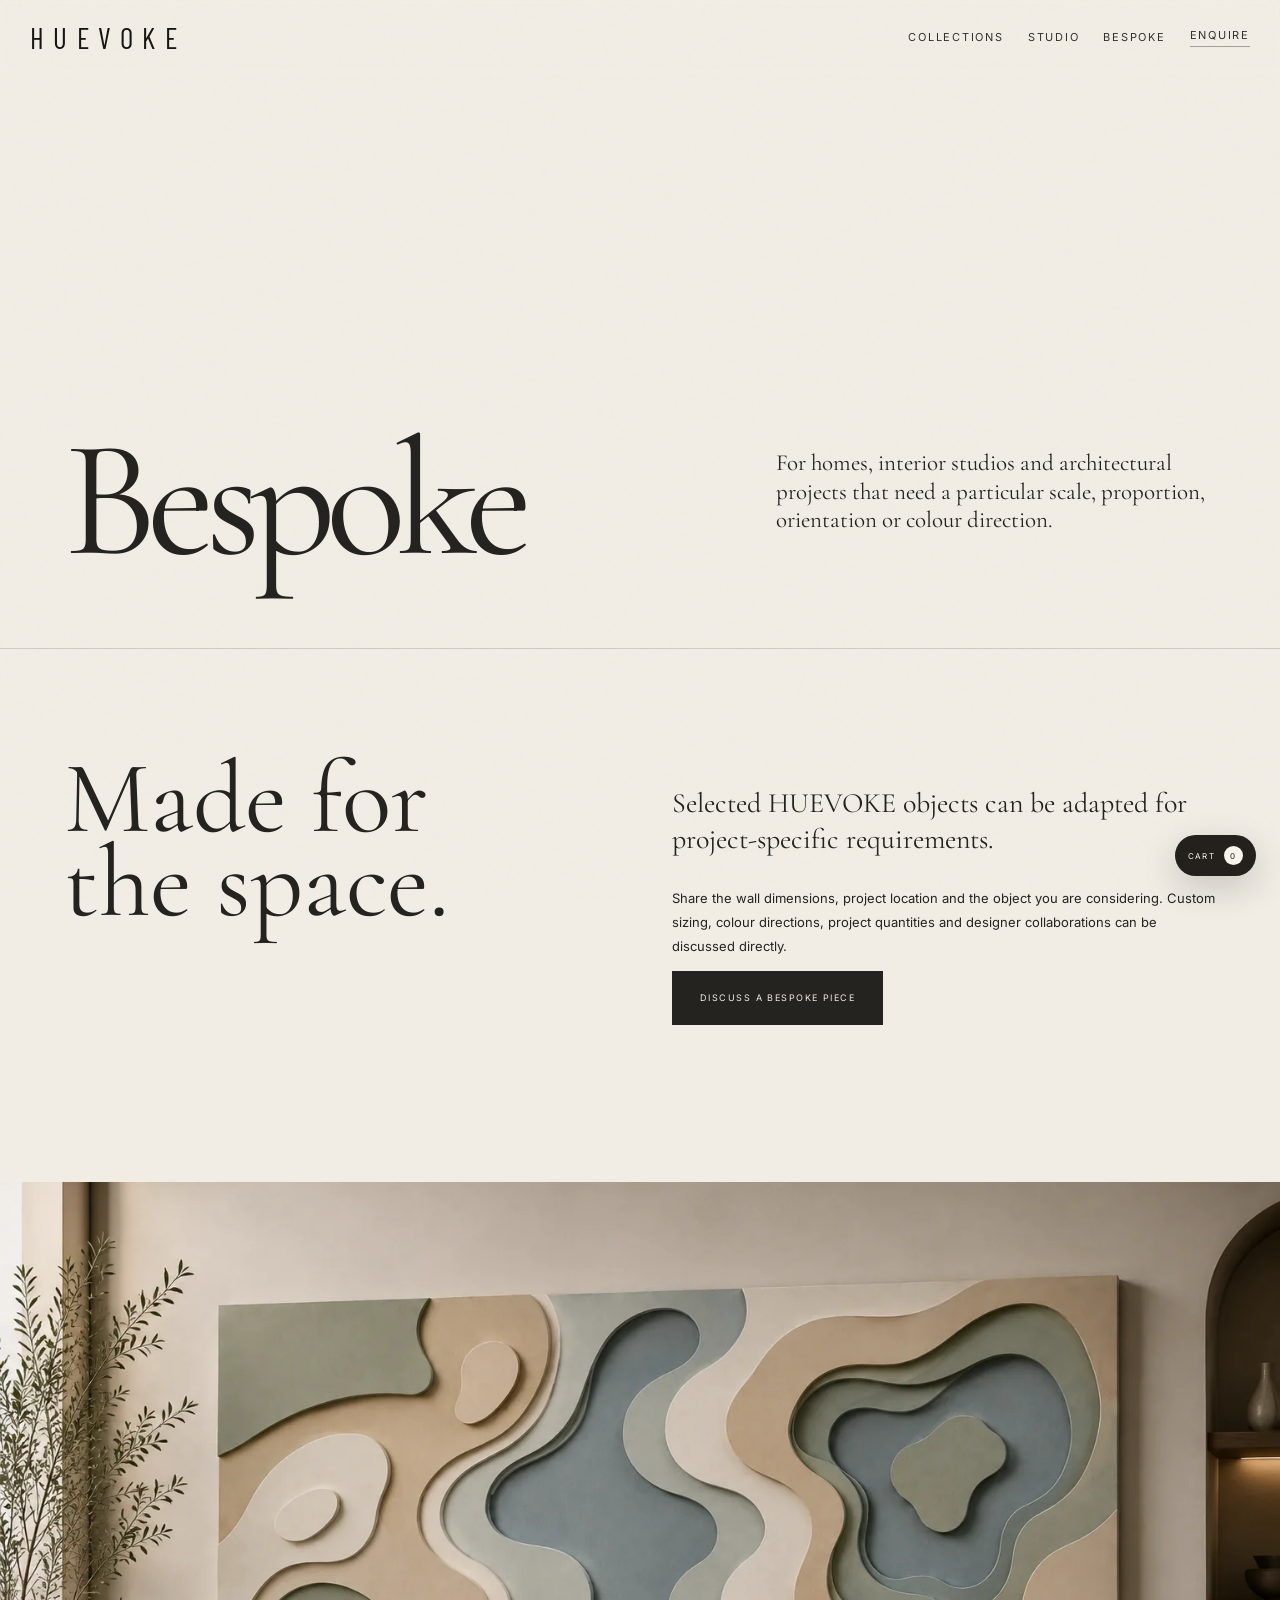
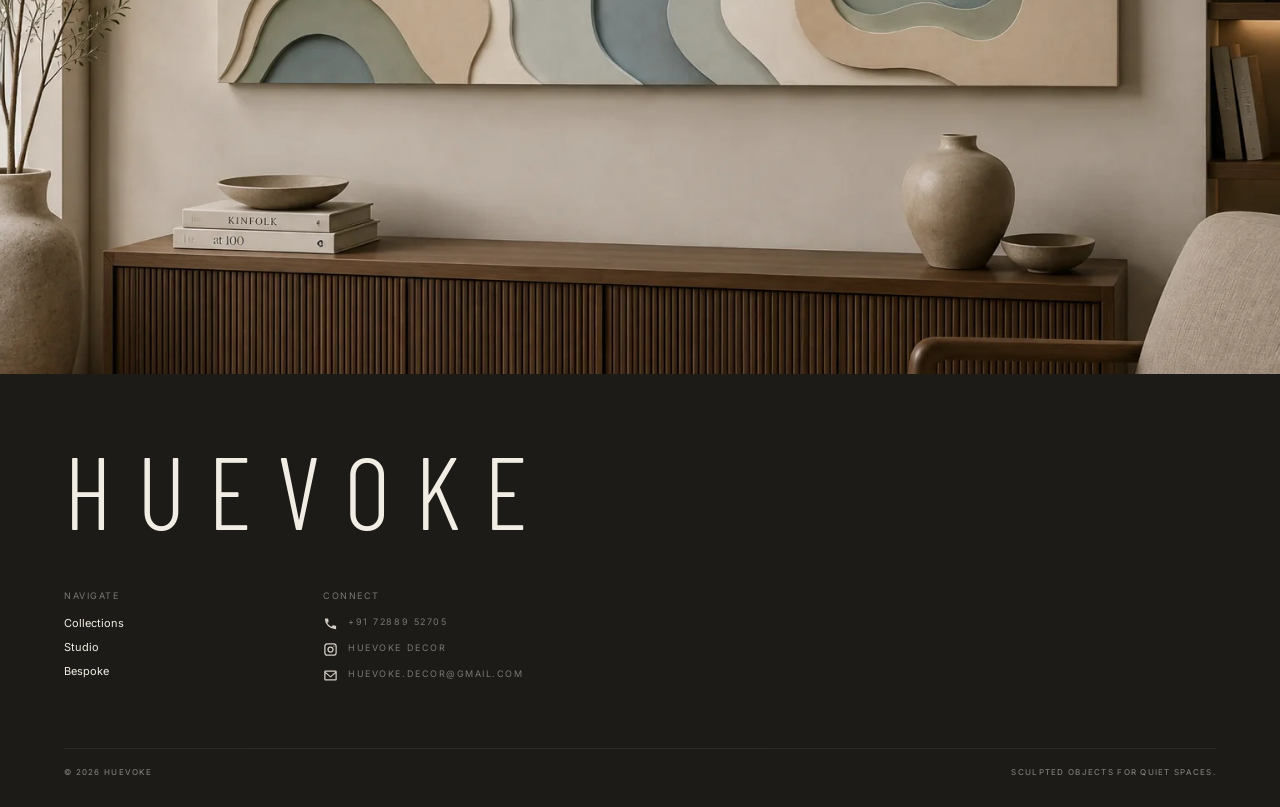
<file: bespoke.html>
<!doctype html><html lang="en"><head><meta charset="utf-8"><meta name="viewport" content="width=device-width,initial-scale=1"><title>Bespoke — HUEVOKE</title><link rel="stylesheet" href="assets/css/styles.css"></head><body>
<header class="topbar refined">
  <a class="wordmark refined-wordmark" href="index.html">HUEVOKE</a>
  <nav class="navlinks refined-nav">
    <a href="collections.html">Collections</a>
    <a href="studio.html">Studio</a>
    <a href="bespoke.html">Bespoke</a>
    <a class="nav-enquire" href="https://wa.me/917288952705" target="_blank" rel="noreferrer">Enquire</a>
  </nav>
  <button class="menu-button" aria-label="Open menu">Menu</button>
</header>
<nav class="mobile-menu">
  <a href="collections.html">Collections</a>
  <a href="studio.html">Studio</a>
  <a href="bespoke.html">Bespoke</a>
  <a href="https://wa.me/917288952705" target="_blank" rel="noreferrer">Enquire</a>
</nav>
<div class="pointer-glow"></div>
<div class="grain"></div>
<main>
<section class="page-hero"><h1>Bespoke</h1><p>For homes, interior studios and architectural projects that need a particular scale, proportion, orientation or colour direction.</p></section>
<section class="editorial"><h2>Made for<br>the space.</h2><div class="editorial-copy"><p>Selected HUEVOKE objects can be adapted for project-specific requirements.</p><p>Share the wall dimensions, project location and the object you are considering. Custom sizing, colour directions, project quantities and designer collaborations can be discussed directly.</p><p><a class="btn fill" target="_blank" rel="noreferrer" href="https://wa.me/917288952705?text=Hi%20HUEVOKE%2C%20I%27d%20like%20to%20discuss%20a%20bespoke%20wall%20object.">Discuss a bespoke piece</a></p></div></section>
<div class="editorial-image"><img src="assets/images/tl2.2.webp" alt="HUEVOKE bespoke wall object"></div>
</main>

<footer class="refined-footer">
  <div class="footer-mark">HUEVOKE</div>
  <div class="footer-links refined-footer-links">
    <div>
      <span>Navigate</span>
      <a href="collections.html">Collections</a>
      <a href="studio.html">Studio</a>
      <a href="bespoke.html">Bespoke</a>
    </div>
    <div>
      <span>Connect</span>
      <a href="https://wa.me/917288952705" target="_blank" rel="noreferrer" class="footer-contact-link">
        <svg viewBox="0 0 24 24" aria-hidden="true"><path d="M6.62 10.79a15.47 15.47 0 0 0 6.59 6.59l2.2-2.2a1 1 0 0 1 1-.24 11.36 11.36 0 0 0 3.57.57 1 1 0 0 1 1 1V20a1 1 0 0 1-1 1A17 17 0 0 1 3 5a1 1 0 0 1 1-1h3.49a1 1 0 0 1 1 1 11.36 11.36 0 0 0 .57 3.57 1 1 0 0 1-.24 1z"/></svg>
        <span>+91 72889 52705</span>
      </a>
      <a href="https://www.instagram.com/huevoke/" target="_blank" rel="noreferrer" class="footer-contact-link">
        <svg viewBox="0 0 24 24" aria-hidden="true"><path d="M7 2h10a5 5 0 0 1 5 5v10a5 5 0 0 1-5 5H7a5 5 0 0 1-5-5V7a5 5 0 0 1 5-5m0 2a3 3 0 0 0-3 3v10a3 3 0 0 0 3 3h10a3 3 0 0 0 3-3V7a3 3 0 0 0-3-3H7m10.5 1.5a1 1 0 1 1-1 1 1 1 0 0 1 1-1M12 7a5 5 0 1 1-5 5 5 5 0 0 1 5-5m0 2a3 3 0 1 0 3 3 3 3 0 0 0-3-3"/></svg>
        <span>HUEVOKE DECOR</span>
      </a>
      <a href="mailto:huevoke.decor@gmail.com" class="footer-contact-link">
        <svg viewBox="0 0 24 24" aria-hidden="true"><path d="M4 4h16a2 2 0 0 1 2 2v12a2 2 0 0 1-2 2H4a2 2 0 0 1-2-2V6a2 2 0 0 1 2-2m0 2v.01L12 13l8-6.99V6H4m16 12V8.5l-7.4 6.48a1 1 0 0 1-1.2 0L4 8.5V18h16z"/></svg>
        <span>huevoke.decor@gmail.com</span>
      </a>
    </div>
  </div>
  <div class="footer-base"><span>© <span data-year></span> HUEVOKE</span><span>Sculpted objects for quiet spaces.</span></div>
</footer><script src="assets/js/main.js"></script></body></html>
</file>
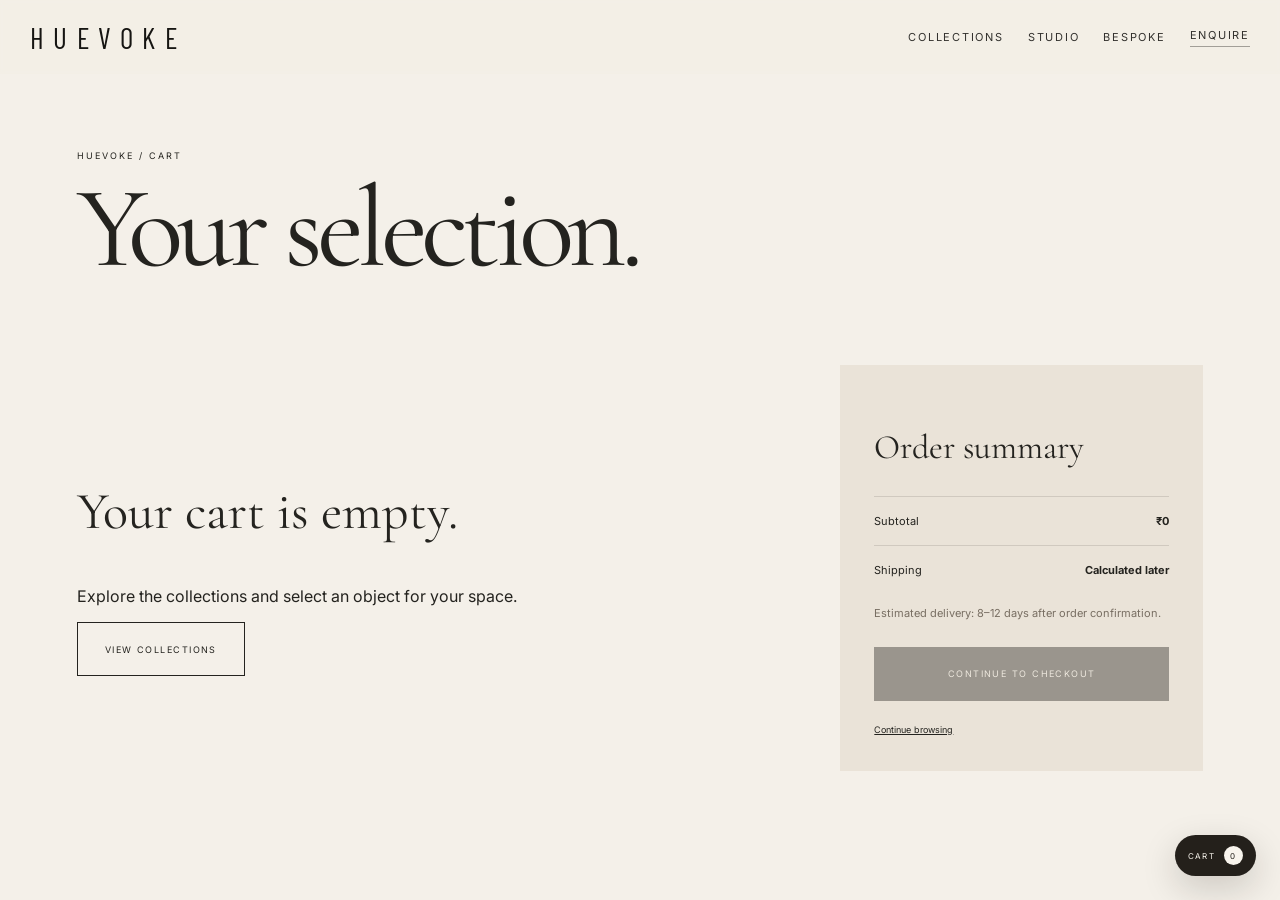
<file: cart.html>
<!doctype html><html lang="en"><head><meta charset="utf-8"><meta name="viewport" content="width=device-width,initial-scale=1"><title>Your Cart — HUEVOKE</title><link rel="stylesheet" href="assets/css/styles.css"></head><body class="commerce-page">
<header class="topbar refined"><a class="wordmark refined-wordmark" href="index.html">HUEVOKE</a><nav class="navlinks refined-nav"><a href="collections.html">Collections</a><a href="studio.html">Studio</a><a href="bespoke.html">Bespoke</a><a class="nav-enquire" href="#enquire">Enquire</a></nav><button class="menu-button" aria-label="Open menu">Menu</button></header>
<nav class="mobile-menu"><a href="collections.html">Collections</a><a href="studio.html">Studio</a><a href="bespoke.html">Bespoke</a><a class="nav-enquire" href="#enquire">Enquire</a></nav>
<main class="cart-page"><div class="eyebrow">HUEVOKE / CART</div><h1>Your selection.</h1><div class="cart-layout"><section id="cart-items" class="cart-items"></section><aside class="cart-summary"><h2>Order summary</h2><div><span>Subtotal</span><strong id="cart-subtotal">₹0</strong></div><div><span>Shipping</span><strong>Calculated later</strong></div><p>Estimated delivery: 8–12 days after order confirmation.</p><a id="checkout-link" class="btn fill" href="checkout.html">Continue to checkout</a><a href="collections.html">Continue browsing</a></aside></div></main>
<script src="assets/js/products.js"></script><script src="assets/js/cart.js"></script><script src="assets/js/main.js"></script></body></html>
</file>
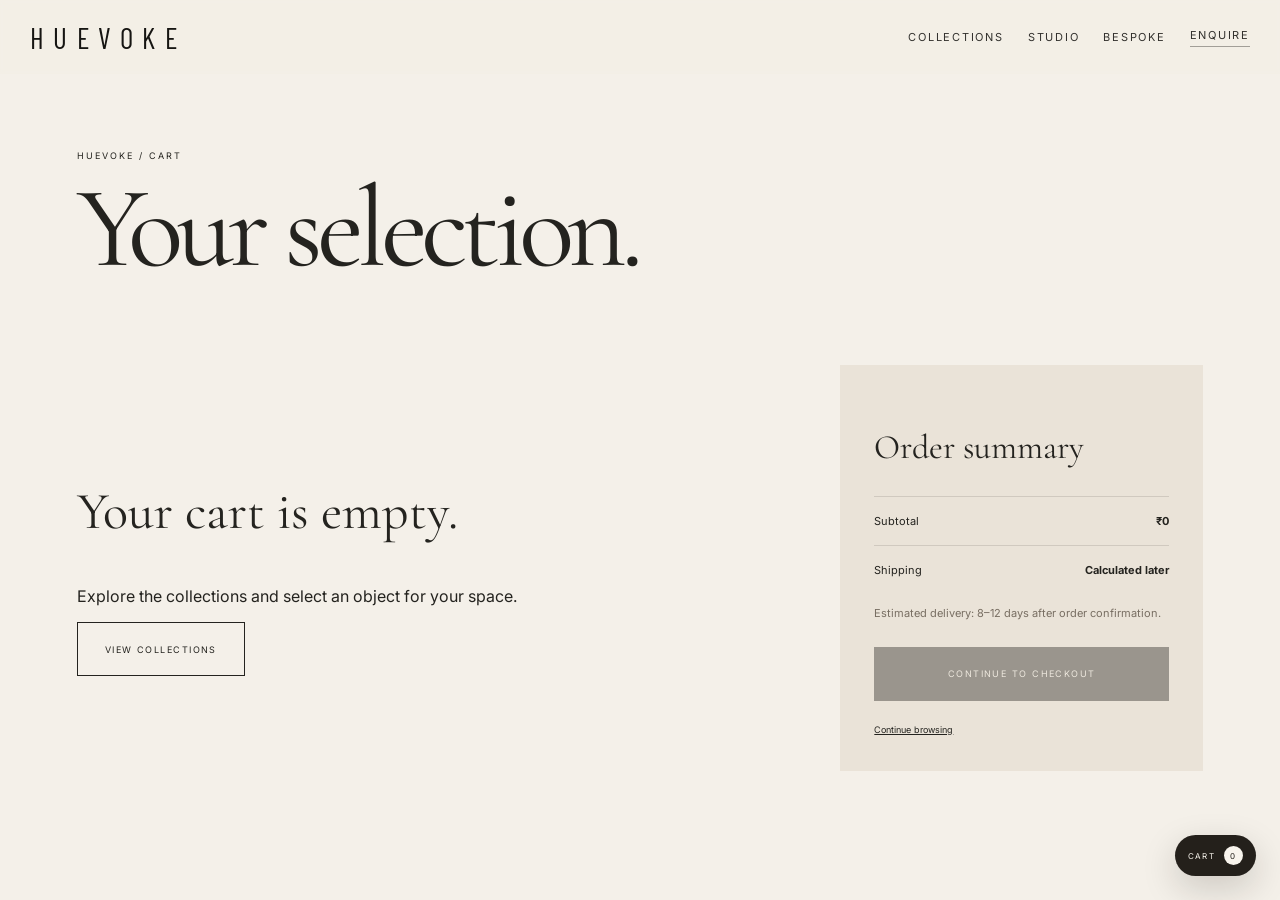
<file: checkout.html>
<!doctype html><html lang="en"><head><meta charset="utf-8"><meta name="viewport" content="width=device-width,initial-scale=1"><title>Checkout — HUEVOKE</title><link rel="stylesheet" href="assets/css/styles.css"></head><body class="commerce-page">
<header class="topbar refined"><a class="wordmark refined-wordmark" href="index.html">HUEVOKE</a><nav class="navlinks refined-nav"><a href="collections.html">Collections</a><a href="cart.html">Cart <span data-cart-count>0</span></a><a class="nav-enquire" href="#enquire">Enquire</a></nav><button class="menu-button" aria-label="Open menu">Menu</button></header><nav class="mobile-menu"><a href="collections.html">Collections</a><a href="cart.html">Cart</a><a class="nav-enquire" href="#enquire">Enquire</a></nav>
<main class="checkout-page"><div class="eyebrow">HUEVOKE / CHECKOUT</div><h1>Order request.</h1><div class="checkout-layout"><form id="checkout-form" action="https://formsubmit.co/huevoke.decor@gmail.com" method="POST"><input type="hidden" name="_subject" value="New HUEVOKE order request"><input type="hidden" name="_captcha" value="false"><input type="hidden" name="order" id="order-field"><h2>Contact</h2><div class="form-grid"><label>Full name<input name="name" required autocomplete="name"></label><label>Email<input type="email" name="email" required autocomplete="email"></label><label>Phone<input type="tel" name="phone" required autocomplete="tel"></label><label>City<input name="city" required autocomplete="address-level2"></label></div><label>Delivery address<textarea name="address" rows="4" required autocomplete="street-address"></textarea></label><label>Notes<textarea name="notes" rows="3" placeholder="Colour direction, installation or access notes"></textarea></label><label class="enquiry-consent"><input type="checkbox" required><span>I accept the made-to-order terms and understand that shipping and payment will be confirmed separately.</span></label><button class="btn fill" type="submit">Submit order request</button><p class="checkout-note">No payment is collected at this stage. The studio will confirm availability, shipping and payment details personally.</p></form><aside class="checkout-summary"><h2>Your objects</h2><div id="checkout-items"></div><div class="checkout-total"><span>Subtotal</span><strong id="checkout-total">₹0</strong></div><span>Shipping additional</span><p>Estimated delivery: 8–12 days after confirmation.</p></aside></div></main>
<script src="assets/js/products.js"></script><script src="assets/js/checkout.js"></script><script src="assets/js/main.js"></script></body></html>
</file>
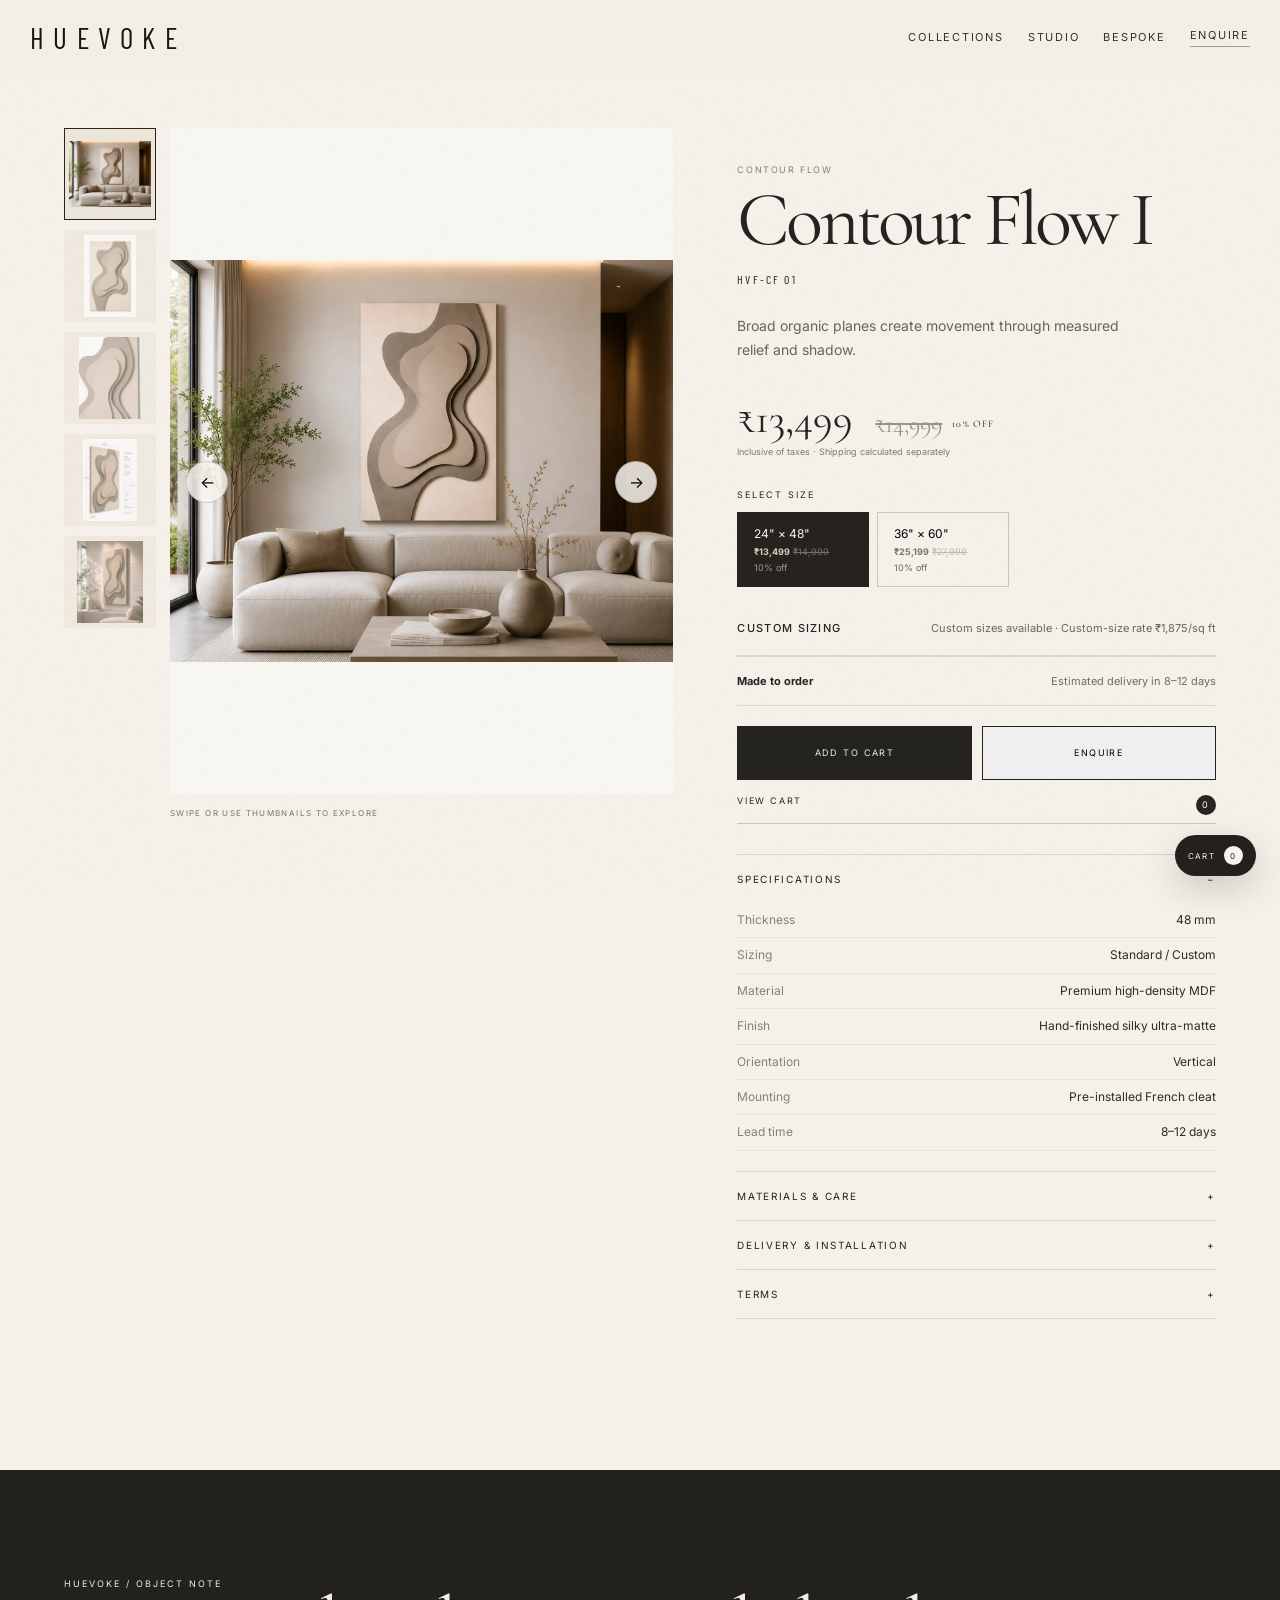
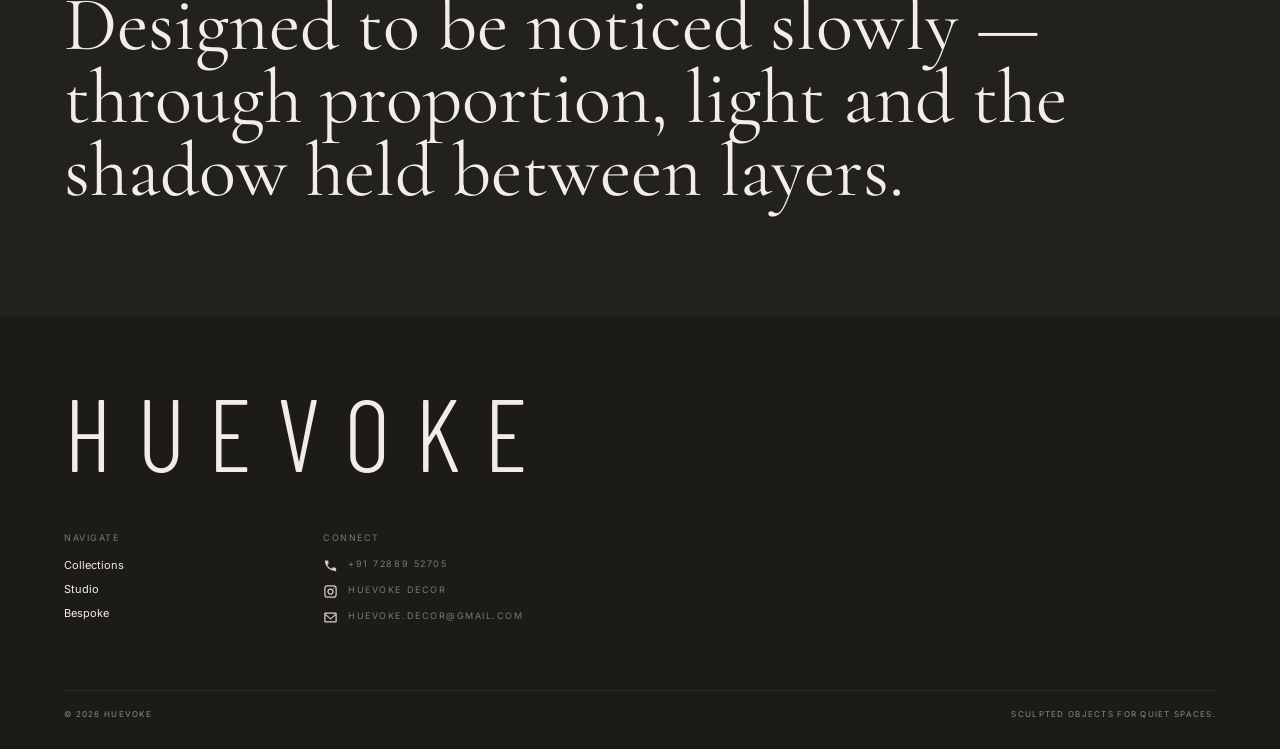
<file: product.html>
<!doctype html><html lang="en"><head><meta charset="utf-8"><meta name="viewport" content="width=device-width,initial-scale=1">
<title>Object — HUEVOKE</title><link rel="stylesheet" href="assets/css/styles.css"></head><body>
<header class="topbar refined">
  <a class="wordmark refined-wordmark" href="index.html">HUEVOKE</a>
  <nav class="navlinks refined-nav">
    <a href="collections.html">Collections</a>
    <a href="studio.html">Studio</a>
    <a href="bespoke.html">Bespoke</a>
    <a class="nav-enquire" href="https://wa.me/917288952705" target="_blank" rel="noreferrer">Enquire</a>
  </nav>
  <button class="menu-button" aria-label="Open menu">Menu</button>
</header>
<nav class="mobile-menu">
  <a href="collections.html">Collections</a>
  <a href="studio.html">Studio</a>
  <a href="bespoke.html">Bespoke</a>
  <a href="https://wa.me/917288952705" target="_blank" rel="noreferrer">Enquire</a>
</nav>
<div class="pointer-glow"></div>
<div class="grain"></div>
<main>
<section class="commerce-product">
 <div class="commerce-gallery">
  <div id="product-thumbs" class="product-thumbs" aria-label="Product views"></div>
  <div id="product-main-media" class="product-main-media"><button class="gallery-arrow prev" type="button" aria-label="Previous image">←</button><div class="product-main-image"></div><button class="gallery-arrow next" type="button" aria-label="Next image">→</button></div>
  <div class="swipe-hint">Swipe or use thumbnails to explore</div>
 </div>
 <div class="product-info commerce-info">
  <div id="series" class="series"></div><h1 id="product-name"></h1><div id="product-code" class="product-code"></div><p id="product-desc" class="product-desc"></p>
  <div id="product-price" class="product-price"></div><div class="tax-note">Inclusive of taxes · Shipping calculated separately</div>
  <div class="eyebrow">SELECT SIZE</div><div id="size-picker" class="size-picker"></div>
  <div class="delivery-note"><strong>Made to order</strong><span>Estimated delivery in 8–12 days</span></div>
  <div class="product-actions"><button id="add-cart" class="btn fill" type="button">Add to cart</button><button class="btn product-enquire" type="button" data-enquire>Enquire</button></div>
  <a class="view-cart-link" href="cart.html">View cart <span data-cart-count>0</span></a>
  <div class="product-accordions">
   <details open><summary>Specifications</summary><div id="specifications" class="accordion-body"></div></details>
   <details><summary>Materials & care</summary><div class="accordion-body"><p>Made from premium high-density MDF and finished by hand in an ultra-matte coating. Dust with a clean dry microfibre cloth. Avoid water, abrasives and direct prolonged moisture.</p></div></details>
   <details><summary>Delivery & installation</summary><div class="accordion-body"><p>Made to order in 8–12 days. A pre-installed French cleat is included. Shipping charges are additional and will be confirmed before dispatch.</p></div></details>
   <details><summary>Terms</summary><div class="accordion-body"><p>Colours may vary slightly by screen and because each object is hand-finished. Made-to-order pieces cannot be cancelled after production begins. Report transit damage with an unboxing video within 24 hours of delivery.</p></div></details>
  </div>
 </div>
</section>
<section class="product-quote"><div class="eyebrow">HUEVOKE / OBJECT NOTE</div><p>Designed to be noticed slowly — through proportion, light and the shadow held between layers.</p></section>
</main>

<footer class="refined-footer">
  <div class="footer-mark">HUEVOKE</div>
  <div class="footer-links refined-footer-links">
    <div>
      <span>Navigate</span>
      <a href="collections.html">Collections</a>
      <a href="studio.html">Studio</a>
      <a href="bespoke.html">Bespoke</a>
    </div>
    <div>
      <span>Connect</span>
      <a href="https://wa.me/917288952705" target="_blank" rel="noreferrer" class="footer-contact-link">
        <svg viewBox="0 0 24 24" aria-hidden="true"><path d="M6.62 10.79a15.47 15.47 0 0 0 6.59 6.59l2.2-2.2a1 1 0 0 1 1-.24 11.36 11.36 0 0 0 3.57.57 1 1 0 0 1 1 1V20a1 1 0 0 1-1 1A17 17 0 0 1 3 5a1 1 0 0 1 1-1h3.49a1 1 0 0 1 1 1 11.36 11.36 0 0 0 .57 3.57 1 1 0 0 1-.24 1z"/></svg>
        <span>+91 72889 52705</span>
      </a>
      <a href="https://www.instagram.com/huevoke/" target="_blank" rel="noreferrer" class="footer-contact-link">
        <svg viewBox="0 0 24 24" aria-hidden="true"><path d="M7 2h10a5 5 0 0 1 5 5v10a5 5 0 0 1-5 5H7a5 5 0 0 1-5-5V7a5 5 0 0 1 5-5m0 2a3 3 0 0 0-3 3v10a3 3 0 0 0 3 3h10a3 3 0 0 0 3-3V7a3 3 0 0 0-3-3H7m10.5 1.5a1 1 0 1 1-1 1 1 1 0 0 1 1-1M12 7a5 5 0 1 1-5 5 5 5 0 0 1 5-5m0 2a3 3 0 1 0 3 3 3 3 0 0 0-3-3"/></svg>
        <span>HUEVOKE DECOR</span>
      </a>
      <a href="mailto:huevoke.decor@gmail.com" class="footer-contact-link">
        <svg viewBox="0 0 24 24" aria-hidden="true"><path d="M4 4h16a2 2 0 0 1 2 2v12a2 2 0 0 1-2 2H4a2 2 0 0 1-2-2V6a2 2 0 0 1 2-2m0 2v.01L12 13l8-6.99V6H4m16 12V8.5l-7.4 6.48a1 1 0 0 1-1.2 0L4 8.5V18h16z"/></svg>
        <span>huevoke.decor@gmail.com</span>
      </a>
    </div>
  </div>
  <div class="footer-base"><span>© <span data-year></span> HUEVOKE</span><span>Sculpted objects for quiet spaces.</span></div>
</footer>


<script src="assets/js/products.js"></script><script src="assets/js/product.js"></script><script src="assets/js/main.js"></script>
</body></html>
</file>
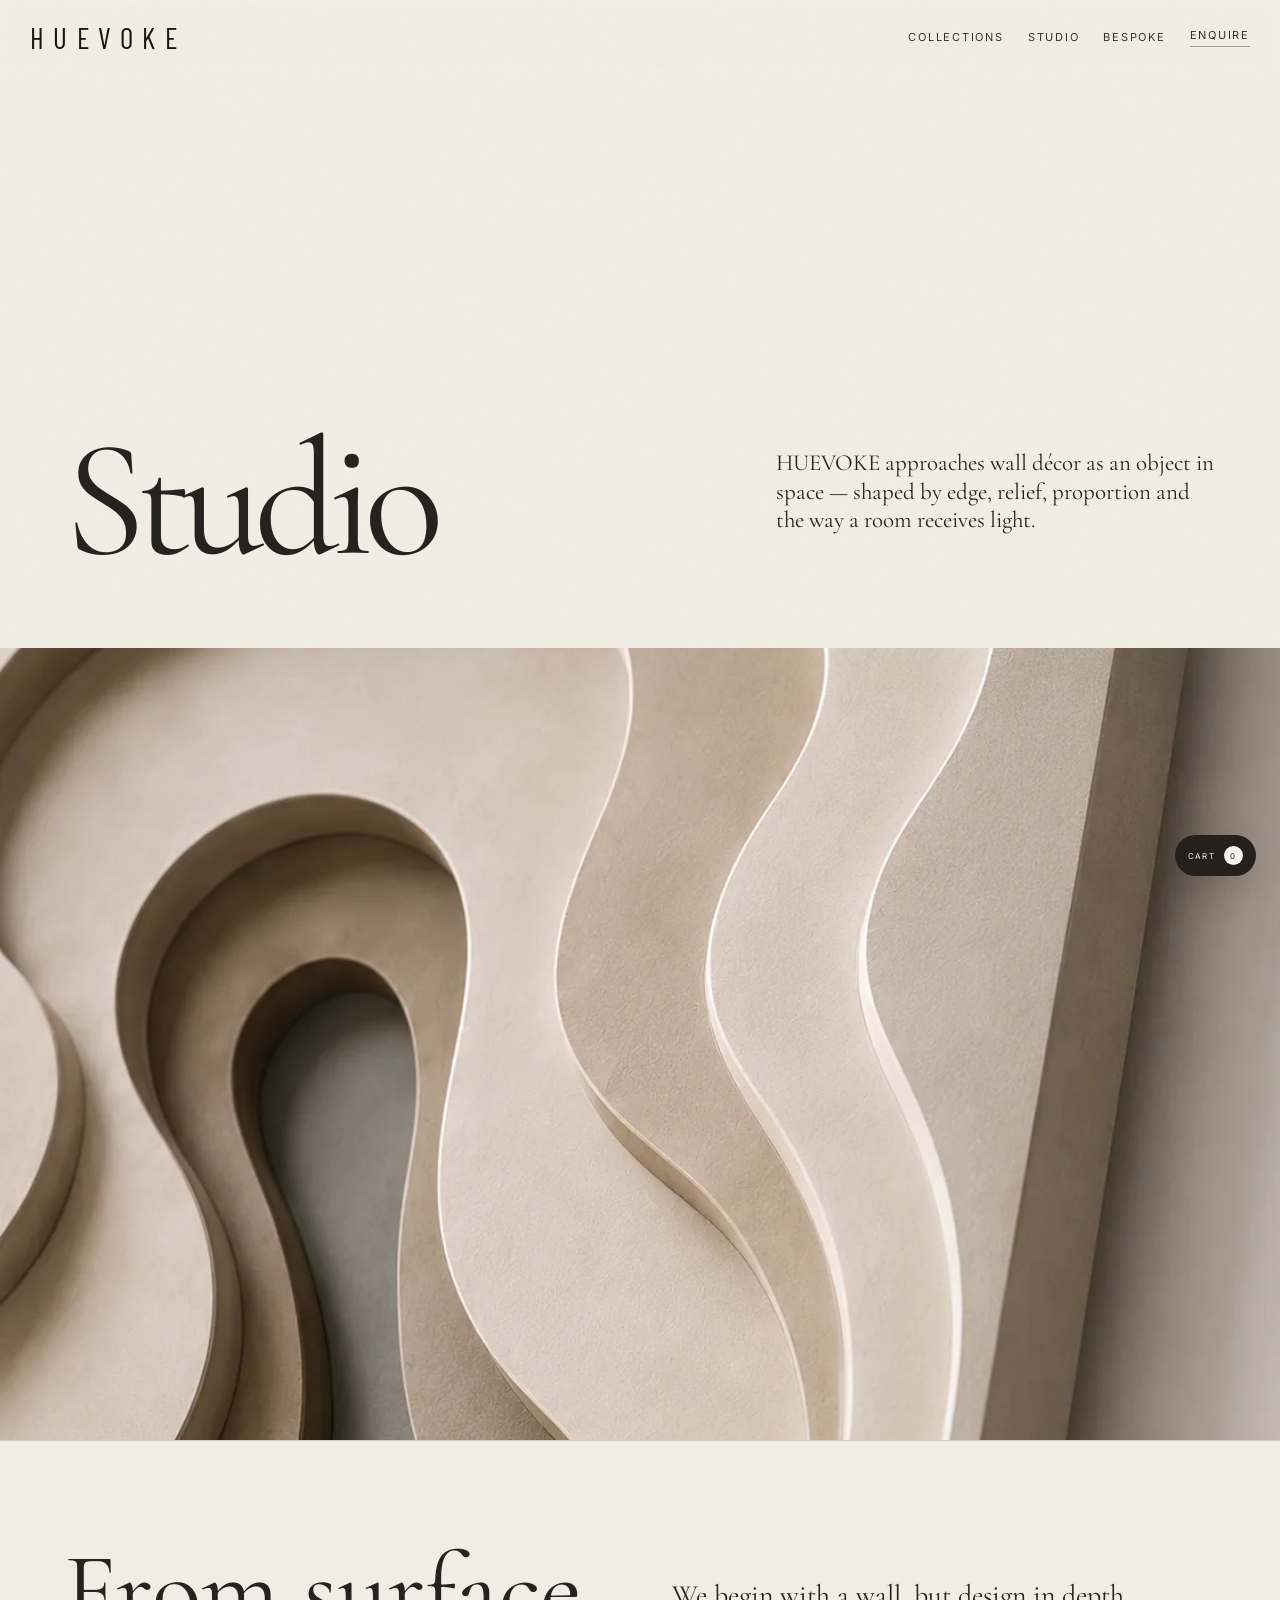
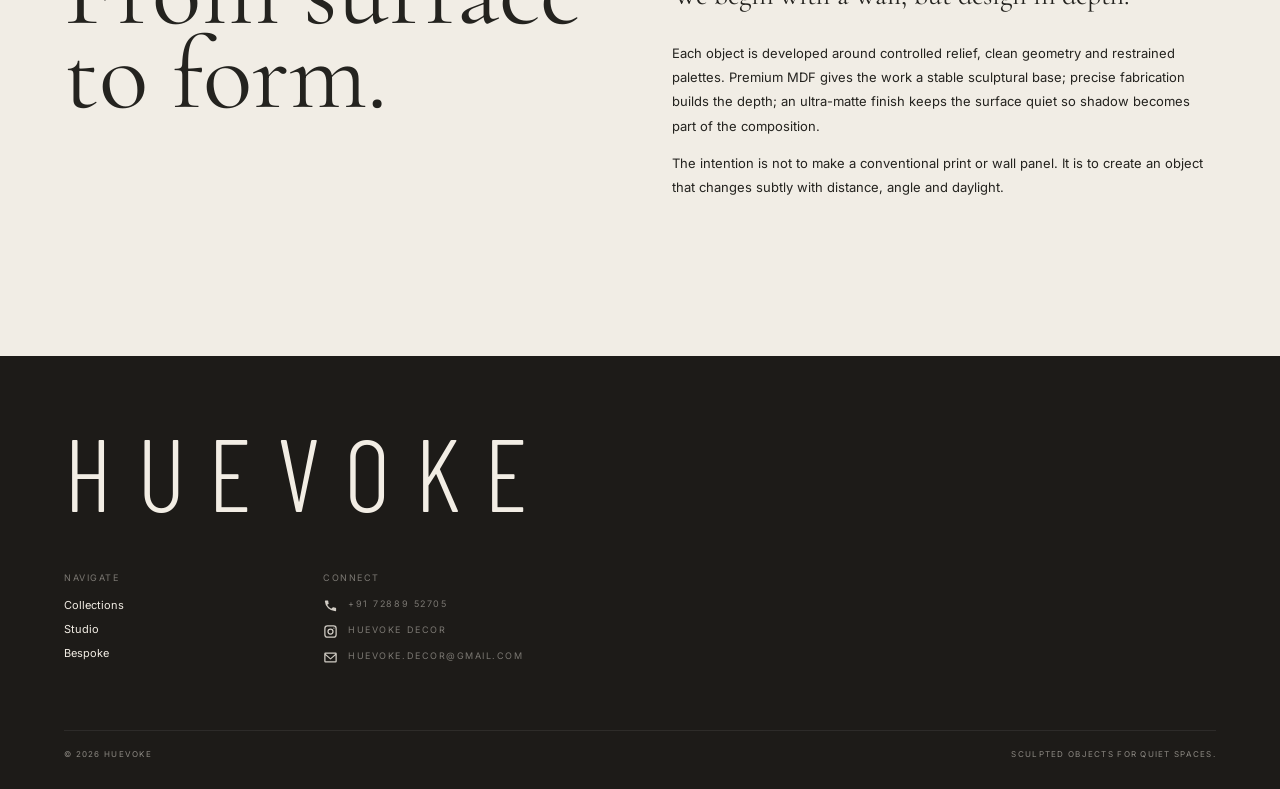
<file: studio.html>
<!doctype html><html lang="en"><head><meta charset="utf-8"><meta name="viewport" content="width=device-width,initial-scale=1"><title>Studio — HUEVOKE</title><link rel="stylesheet" href="assets/css/styles.css"></head><body>
<header class="topbar refined">
  <a class="wordmark refined-wordmark" href="index.html">HUEVOKE</a>
  <nav class="navlinks refined-nav">
    <a href="collections.html">Collections</a>
    <a href="studio.html">Studio</a>
    <a href="bespoke.html">Bespoke</a>
    <a class="nav-enquire" href="https://wa.me/917288952705" target="_blank" rel="noreferrer">Enquire</a>
  </nav>
  <button class="menu-button" aria-label="Open menu">Menu</button>
</header>
<nav class="mobile-menu">
  <a href="collections.html">Collections</a>
  <a href="studio.html">Studio</a>
  <a href="bespoke.html">Bespoke</a>
  <a href="https://wa.me/917288952705" target="_blank" rel="noreferrer">Enquire</a>
</nav>
<div class="pointer-glow"></div>
<div class="grain"></div>
<main>
<section class="page-hero"><h1>Studio</h1><p>HUEVOKE approaches wall décor as an object in space — shaped by edge, relief, proportion and the way a room receives light.</p></section>
<div class="editorial-image"><img src="assets/images/cf2.4.webp" alt="HUEVOKE sculptural detail"></div>
<section class="editorial"><h2>From surface<br>to form.</h2><div class="editorial-copy"><p>We begin with a wall, but design in depth.</p><p>Each object is developed around controlled relief, clean geometry and restrained palettes. Premium MDF gives the work a stable sculptural base; precise fabrication builds the depth; an ultra-matte finish keeps the surface quiet so shadow becomes part of the composition.</p><p>The intention is not to make a conventional print or wall panel. It is to create an object that changes subtly with distance, angle and daylight.</p></div></section>
</main>

<footer class="refined-footer">
  <div class="footer-mark">HUEVOKE</div>
  <div class="footer-links refined-footer-links">
    <div>
      <span>Navigate</span>
      <a href="collections.html">Collections</a>
      <a href="studio.html">Studio</a>
      <a href="bespoke.html">Bespoke</a>
    </div>
    <div>
      <span>Connect</span>
      <a href="https://wa.me/917288952705" target="_blank" rel="noreferrer" class="footer-contact-link">
        <svg viewBox="0 0 24 24" aria-hidden="true"><path d="M6.62 10.79a15.47 15.47 0 0 0 6.59 6.59l2.2-2.2a1 1 0 0 1 1-.24 11.36 11.36 0 0 0 3.57.57 1 1 0 0 1 1 1V20a1 1 0 0 1-1 1A17 17 0 0 1 3 5a1 1 0 0 1 1-1h3.49a1 1 0 0 1 1 1 11.36 11.36 0 0 0 .57 3.57 1 1 0 0 1-.24 1z"/></svg>
        <span>+91 72889 52705</span>
      </a>
      <a href="https://www.instagram.com/huevoke/" target="_blank" rel="noreferrer" class="footer-contact-link">
        <svg viewBox="0 0 24 24" aria-hidden="true"><path d="M7 2h10a5 5 0 0 1 5 5v10a5 5 0 0 1-5 5H7a5 5 0 0 1-5-5V7a5 5 0 0 1 5-5m0 2a3 3 0 0 0-3 3v10a3 3 0 0 0 3 3h10a3 3 0 0 0 3-3V7a3 3 0 0 0-3-3H7m10.5 1.5a1 1 0 1 1-1 1 1 1 0 0 1 1-1M12 7a5 5 0 1 1-5 5 5 5 0 0 1 5-5m0 2a3 3 0 1 0 3 3 3 3 0 0 0-3-3"/></svg>
        <span>HUEVOKE DECOR</span>
      </a>
      <a href="mailto:huevoke.decor@gmail.com" class="footer-contact-link">
        <svg viewBox="0 0 24 24" aria-hidden="true"><path d="M4 4h16a2 2 0 0 1 2 2v12a2 2 0 0 1-2 2H4a2 2 0 0 1-2-2V6a2 2 0 0 1 2-2m0 2v.01L12 13l8-6.99V6H4m16 12V8.5l-7.4 6.48a1 1 0 0 1-1.2 0L4 8.5V18h16z"/></svg>
        <span>huevoke.decor@gmail.com</span>
      </a>
    </div>
  </div>
  <div class="footer-base"><span>© <span data-year></span> HUEVOKE</span><span>Sculpted objects for quiet spaces.</span></div>
</footer><script src="assets/js/main.js"></script></body></html>
</file>
<file: assets/css/styles.css>
@import url('https://fonts.googleapis.com/css2?family=Barlow+Condensed:wght@300;400;500&family=Cormorant+Garamond:ital,wght@0,400;0,500;1,400&family=Inter:wght@300;400;500&display=swap');

:root{
 --paper:#f2eee6;--paper2:#e7dfd3;--ink:#24231f;--muted:#777168;--sage:#929788;
 --clay:#a66f50;--blue:#56636c;--line:rgba(36,35,31,.16);--white:#fbfaf7;
 --ease:cubic-bezier(.16,1,.3,1);--nav:76px;
}
*{box-sizing:border-box}
html,body{margin:0;background:var(--paper);color:var(--ink);font-family:Inter,Arial,sans-serif;overflow-x:hidden}
body.menu-open{overflow:hidden}
a{color:inherit;text-decoration:none} img{display:block;width:100%} button{font:inherit}
::selection{background:#24231f;color:#f2eee6}

.grain{position:fixed;inset:0;pointer-events:none;z-index:120;opacity:.027;mix-blend-mode:multiply;background-image:url("data:image/svg+xml,%3Csvg viewBox='0 0 180 180' xmlns='http://www.w3.org/2000/svg'%3E%3Cfilter id='n'%3E%3CfeTurbulence type='fractalNoise' baseFrequency='.78' numOctaves='4' stitchTiles='stitch'/%3E%3C/filter%3E%3Crect width='100%25' height='100%25' filter='url(%23n)' opacity='.6'/%3E%3C/svg%3E")}
.pointer-glow{position:fixed;width:420px;height:420px;border-radius:50%;pointer-events:none;z-index:5;opacity:0;background:radial-gradient(circle,rgba(255,255,255,.18),transparent 68%);mix-blend-mode:screen}
.eyebrow{text-transform:uppercase;letter-spacing:.22em;font-size:9px}
.serif{font-family:"Cormorant Garamond",serif}
.topbar{height:var(--nav);padding:0 30px;display:flex;align-items:center;justify-content:space-between;position:fixed;inset:0 0 auto;z-index:100;color:#fff;mix-blend-mode:difference}
.wordmark{font-family:"Barlow Condensed";font-size:27px;letter-spacing:.35em;font-weight:400}
.navlinks{display:flex;gap:26px;align-items:center;text-transform:uppercase;letter-spacing:.16em;font-size:10px}
.navlinks a{opacity:.74;transition:.25s}.navlinks a:hover{opacity:1}
.nav-enquire{padding-bottom:4px;border-bottom:1px solid currentColor}
.menu-button{display:none;background:transparent;border:0;color:inherit;text-transform:uppercase;letter-spacing:.15em;font-size:10px}
.mobile-menu{position:fixed;z-index:90;inset:0;background:#22211e;color:#f2eee6;padding:120px 26px 40px;display:flex;flex-direction:column;gap:12px;transform:translateY(-105%);transition:.7s var(--ease)}
.mobile-menu.open{transform:none}.mobile-menu a{font-family:"Cormorant Garamond";font-size:50px;line-height:1}

/* HERO */
.hero{height:100vh;min-height:720px;position:relative;overflow:hidden;background:#8f8376}
.hero img{position:absolute;inset:-6%;width:112%;height:112%;object-fit:cover;will-change:transform;filter:saturate(.8)}
.hero:after{content:"";position:absolute;inset:0;background:linear-gradient(90deg,rgba(18,16,13,.52),rgba(18,16,13,.04) 56%,rgba(18,16,13,.12))}
.hero-copy{position:relative;z-index:2;color:#f8f3e9;height:100%;display:flex;flex-direction:column;justify-content:flex-end;padding:0 5vw 8vh}
.hero-copy h1{font-family:"Cormorant Garamond";font-size:clamp(66px,8.5vw,142px);font-weight:400;line-height:.78;letter-spacing:-.052em;margin:14px 0 24px;max-width:980px}
.hero-copy p{font-size:13px;line-height:1.7;max-width:480px;font-weight:300}
.scroll-cue{position:absolute;right:4vw;bottom:7vh;z-index:3;color:#fff;font-size:8px;text-transform:uppercase;letter-spacing:.22em;writing-mode:vertical-rl}
.scroll-cue:after{content:"";height:70px;width:1px;background:#fff;display:block;margin:15px auto 0;opacity:.6}

/* FORM DECK - NEW */
.form-story{height:285vh;position:relative;background:#d8d0c5}
.form-stage{height:100vh;position:sticky;top:0;overflow:hidden;perspective:1500px;background:
radial-gradient(circle at 70% 30%,rgba(255,255,255,.64),transparent 32%),
linear-gradient(135deg,#e6dfd6,#c7bdb1)}
.form-title{position:absolute;left:5vw;top:10vh;z-index:8}
.form-title h2{font-family:"Cormorant Garamond";font-size:clamp(80px,12vw,190px);line-height:.7;font-weight:400;letter-spacing:-.06em;margin:8px 0 16px}
.form-title p{font-family:"Cormorant Garamond";font-size:22px;margin:0;color:#5f5952}
.form-deck{position:absolute;inset:0;transform-style:preserve-3d}
.form-card{position:absolute;left:50%;top:50%;width:min(42vw,620px);height:min(70vh,780px);transform:translate(-50%,-50%);overflow:hidden;box-shadow:0 40px 100px rgba(57,45,34,.22);transform-style:preserve-3d;will-change:transform,filter,opacity;background:#ddd}
.form-card.landscape{width:min(58vw,880px);height:min(61vh,640px)}
.form-card img{height:100%;object-fit:cover;will-change:transform}
.form-card:after{content:"";position:absolute;inset:0;background:linear-gradient(110deg,transparent 20%,rgba(255,255,255,.23) 47%,transparent 67%);transform:translateX(-130%);opacity:.7}
.form-card.active-sheen:after{animation:sheen 1.7s var(--ease)}
@keyframes sheen{to{transform:translateX(130%)}}
.form-label{position:absolute;left:5vw;bottom:7vh;z-index:9;width:440px;height:125px}
.form-label-item{position:absolute;left:0;bottom:0;width:100%}
.form-label .series{font-family:"Cormorant Garamond";font-size:44px;margin:7px 0 6px}
.form-label .copy{font-size:12px;line-height:1.65;max-width:360px;color:#5e5850}
.form-count{position:absolute;right:4vw;bottom:5vh;font-family:"Barlow Condensed";font-size:110px;line-height:.8;letter-spacing:.03em;color:rgba(36,35,31,.1);z-index:2}
.form-progress{position:absolute;right:4vw;top:50%;transform:translateY(-50%);width:1px;height:180px;background:rgba(36,35,31,.14);z-index:9}
.form-progress span{display:block;width:1px;height:0;background:#24231f}

/* COLLECTION RAIL */
.collection-rail{height:305vh;position:relative;background:#22211e;color:#f3eee5}
.rail-stage{height:100vh;position:sticky;top:0;overflow:hidden}
.rail-head{position:absolute;top:9vh;left:5vw;z-index:8}
.rail-head h2{font-family:"Cormorant Garamond";font-size:clamp(62px,8vw,126px);font-weight:400;margin:8px 0 0;line-height:.8}
.rail-track{height:100%;display:flex;align-items:center;gap:3vw;width:max-content;padding:8vh 8vw 0 24vw;will-change:transform}
.rail-card{width:64vw;height:66vh;position:relative;overflow:hidden;flex:none;background:#555}
.rail-card img{height:112%;object-fit:cover;position:absolute;top:-6%;will-change:transform}
.rail-card:after{content:"";position:absolute;inset:0;background:linear-gradient(180deg,transparent 45%,rgba(15,14,12,.62))}
.rail-meta{position:absolute;z-index:3;left:30px;right:30px;bottom:28px;display:flex;align-items:end;justify-content:space-between;gap:30px}
.rail-meta h3{font-family:"Cormorant Garamond";font-size:clamp(38px,5vw,72px);font-weight:400;margin:0}
.rail-meta span{font-size:9px;letter-spacing:.18em;text-transform:uppercase}
.rail-index{position:absolute;right:4vw;top:14vh;font-family:"Barlow Condensed";font-size:12px;letter-spacing:.18em;opacity:.5}

/* ELEMENTS */
.elements{padding:12vh 5vw 10vh;background:#e6ddd1;overflow:hidden}
.elements-head{display:flex;align-items:flex-end;justify-content:space-between;gap:30px;margin-bottom:6vh}
.elements-head h2{font-family:"Cormorant Garamond";font-size:clamp(78px,11vw,170px);line-height:.72;letter-spacing:-.055em;font-weight:400;margin:8px 0 0}
.elements-head p{max-width:400px;font-family:"Cormorant Garamond";font-size:23px;line-height:1.25}
.elements-grid{display:grid;grid-template-columns:1.1fr .9fr;gap:3vw}
.element-visual{overflow:hidden;position:relative;min-height:78vh}
.element-visual.secondary{min-height:58vh;margin-top:8vh}
.element-visual img{height:100%;object-fit:cover;transition:1.4s var(--ease)}
.element-visual:hover img{transform:scale(1.035)}
.element-cap{display:flex;justify-content:space-between;align-items:center;padding-top:18px}
.element-cap h3{font-family:"Cormorant Garamond";font-size:42px;font-weight:400;margin:0}

/* INDEX */
.object-index{padding:10vh 5vw 12vh;background:#f2eee6}
.object-index h2{font-family:"Cormorant Garamond";font-size:clamp(68px,9vw,140px);line-height:.78;letter-spacing:-.05em;font-weight:400;margin:8px 0 9vh}
.index-group{margin-top:6vh}
.index-group-title{display:flex;justify-content:space-between;border-bottom:1px solid var(--line);padding-bottom:12px;margin-bottom:0}
.index-group-title span:first-child{font-family:"Cormorant Garamond";font-size:28px}
.object-row{display:grid;grid-template-columns:70px 1fr 180px 120px;align-items:center;border-bottom:1px solid var(--line);padding:20px 0;transition:.35s var(--ease)}
.object-row:hover{padding-left:12px}
.object-row .n{font-family:"Barlow Condensed";letter-spacing:.16em;font-size:11px;opacity:.48}
.object-row .name{font-family:"Cormorant Garamond";font-size:clamp(29px,4vw,54px)}
.object-row .meta,.object-row .go{font-size:9px;letter-spacing:.14em;text-transform:uppercase;opacity:.55}
.object-row .go{text-align:right}

/* CTA */
.final-cta{min-height:90vh;display:grid;place-items:center;text-align:center;padding:12vh 5vw;background:#d7cec2}
.final-cta h2{font-family:"Cormorant Garamond";font-size:clamp(66px,9vw,140px);font-weight:400;letter-spacing:-.055em;line-height:.8;margin:15px 0 40px}
.btn{display:inline-flex;justify-content:center;align-items:center;min-height:54px;padding:0 27px;border:1px solid #24231f;text-transform:uppercase;letter-spacing:.16em;font-size:9px;transition:.3s}
.btn:hover{background:#24231f;color:#f2eee6}.btn.fill{background:#24231f;color:#f2eee6}.btn.fill:hover{background:transparent;color:#24231f}
.ctas{display:flex;justify-content:center;gap:10px;flex-wrap:wrap}

/* FOOTER */
footer{background:#22211e;color:#f2eee6;padding:58px 5vw 30px}
.footer-mark{font-family:"Barlow Condensed";font-size:clamp(64px,9vw,140px);letter-spacing:.25em;font-weight:300}
.footer-links{display:grid;grid-template-columns:1fr 1fr;gap:40px;margin:45px 0 70px;max-width:520px;margin-left:auto}
.footer-links div{display:flex;flex-direction:column;gap:10px;font-size:11px}.footer-links span{opacity:.4;text-transform:uppercase;letter-spacing:.15em;margin-bottom:5px}
.footer-base{border-top:1px solid rgba(255,255,255,.14);padding-top:20px;display:flex;justify-content:space-between;gap:20px;font-size:8px;letter-spacing:.16em;text-transform:uppercase;opacity:.5}

/* COLLECTIONS PAGE */
.page-hero{padding:calc(var(--nav) + 12vh) 5vw 10vh;min-height:72vh;display:flex;align-items:flex-end}
.page-hero h1{font-family:"Cormorant Garamond";font-size:clamp(84px,13vw,210px);font-weight:400;letter-spacing:-.06em;line-height:.7;margin:0}
.page-hero p{max-width:440px;margin-left:auto;font-family:"Cormorant Garamond";font-size:23px;line-height:1.25}
.series-block{padding:10vh 5vw 13vh;border-top:1px solid var(--line)}
.series-head{display:grid;grid-template-columns:1fr 1fr;gap:5vw;align-items:end;margin-bottom:7vh}
.series-head h2{font-family:"Cormorant Garamond";font-size:clamp(64px,9vw,140px);font-weight:400;line-height:.75;margin:8px 0 0}
.series-head p{font-size:13px;line-height:1.75;max-width:480px}
.series-grid{display:grid;grid-template-columns:repeat(2,1fr);gap:4vw 2.5vw}
.product-tile{display:block}
.product-tile-media{height:68vh;overflow:hidden;background:#d7cfc5}
.product-tile-media img{height:100%;object-fit:cover;transition:1.2s var(--ease)}
.product-tile:hover img{transform:scale(1.025)}
.product-tile-info{padding:16px 0 34px;display:flex;justify-content:space-between;align-items:flex-start;border-bottom:1px solid var(--line)}
.product-tile-info h3{font-family:"Cormorant Garamond";font-size:37px;font-weight:400;margin:0}
.product-tile-info small{text-transform:uppercase;letter-spacing:.15em;font-size:8px;opacity:.55}

/* PRODUCT PAGE */
.product-hero{padding:calc(var(--nav) + 3vh) 5vw 7vh;min-height:100vh;display:grid;grid-template-columns:1.1fr .9fr;gap:4.5vw;align-items:center}
.product-main-media{height:80vh;background:#ddd3c6;overflow:hidden}
.product-main-media img{height:100%;object-fit:contain;background:#f8f6f1}
.placeholder{height:100%;display:grid;place-items:center;background:linear-gradient(135deg,#ddd4c7,#b8aa99);text-align:center;padding:30px}
.placeholder strong{font-family:"Cormorant Garamond";font-size:54px;font-weight:400}
.product-info .series{font-size:9px;letter-spacing:.18em;text-transform:uppercase;opacity:.55}
.product-info h1{font-family:"Cormorant Garamond";font-size:clamp(70px,8vw,130px);line-height:.76;letter-spacing:-.05em;font-weight:400;margin:12px 0 17px}
.product-code{font-family:"Barlow Condensed";font-size:12px;letter-spacing:.18em}
.product-desc{font-size:13px;line-height:1.75;max-width:520px;margin:28px 0}
.spec-grid{display:grid;grid-template-columns:1fr 1fr;border-top:1px solid var(--line);margin:30px 0}
.spec{padding:15px 10px 15px 0;border-bottom:1px solid var(--line)}
.spec small{display:block;font-size:8px;letter-spacing:.15em;text-transform:uppercase;opacity:.5;margin-bottom:6px}
.spec strong{font-family:"Cormorant Garamond";font-weight:400;font-size:22px}
.size-picker{display:flex;flex-wrap:wrap;gap:8px;margin:13px 0 25px}.size-btn{border:1px solid var(--line);background:transparent;padding:11px 14px;font-size:10px;cursor:pointer}.size-btn.active{background:#24231f;color:#f2eee6;border-color:#24231f}
.product-gallery{padding:5vh 5vw 14vh;display:grid;grid-template-columns:1fr 1fr;gap:2.5vw}
.product-gallery figure{margin:0;overflow:hidden;background:#ddd}.product-gallery img{height:72vh;object-fit:cover}.product-gallery figure:nth-child(3n){grid-column:1/-1}.product-gallery figure:nth-child(3n) img{height:86vh}
.product-quote{padding:12vh 5vw;background:#22211e;color:#f2eee6}.product-quote p{font-family:"Cormorant Garamond";font-size:clamp(44px,6vw,90px);line-height:.95;max-width:1120px;margin:0}

/* STUDIO/BESPOKE */
.editorial{padding:12vh 5vw 16vh;display:grid;grid-template-columns:1fr 1fr;gap:5vw;border-top:1px solid var(--line)}
.editorial h2{font-family:"Cormorant Garamond";font-size:clamp(60px,8vw,116px);line-height:.82;font-weight:400;margin:0}
.editorial-copy{max-width:600px;font-size:13px;line-height:1.85}.editorial-copy p:first-child{font-family:"Cormorant Garamond";font-size:28px;line-height:1.3}
.editorial-image{height:88vh;overflow:hidden}.editorial-image img{height:100%;object-fit:cover}

/* reveal */
.reveal{will-change:transform,opacity}

@media(max-width:900px){
 :root{--nav:66px}.topbar{padding:0 18px}.navlinks{display:none}.menu-button{display:block}
 .hero{min-height:650px}.hero-copy{padding:0 20px 7vh}.hero-copy h1{font-size:64px}.scroll-cue{right:16px}
 .form-story{height:245vh}.form-title{left:20px;top:9vh}.form-title h2{font-size:80px}.form-title p{font-size:18px}
 .form-card,.form-card.landscape{width:76vw;height:61vh}.form-label{left:20px;bottom:7vh;width:70vw}.form-label .series{font-size:36px}.form-count{font-size:68px;right:18px}
 .form-progress{right:18px;height:120px}
 .collection-rail{height:265vh}.rail-head{left:20px;top:8vh}.rail-track{padding-left:52vw;gap:18px;padding-top:7vh}.rail-card{width:82vw;height:62vh}.rail-meta{left:18px;right:18px}.rail-index{right:18px}
 .elements{padding:10vh 20px 9vh}.elements-head{display:block}.elements-head p{margin-top:26px}.elements-grid{grid-template-columns:1fr}.element-visual{min-height:68vh}.element-visual.secondary{min-height:55vh;margin-top:0}
 .object-index{padding:11vh 20px}.object-row{grid-template-columns:42px 1fr 85px}.object-row .go{display:none}
 .final-cta{padding:10vh 20px}
 footer{padding-left:20px;padding-right:20px}.footer-links{grid-template-columns:1fr;margin-left:0}.footer-base{display:block}.footer-base span{display:block;margin-top:8px}
 .page-hero{padding-left:20px;padding-right:20px;display:block;padding-top:24vh}.page-hero p{margin:35px 0 0}.series-block{padding:9vh 20px}.series-head{grid-template-columns:1fr}.series-grid{grid-template-columns:1fr}.product-tile-media{height:64vh}
 .product-hero{grid-template-columns:1fr;padding:calc(var(--nav) + 22px) 20px 10vh}.product-main-media{height:67vh}.product-gallery{grid-template-columns:1fr;padding:4vh 20px 10vh}.product-gallery figure:nth-child(3n){grid-column:auto}.product-gallery img,.product-gallery figure:nth-child(3n) img{height:67vh}
 .editorial{grid-template-columns:1fr;padding:10vh 20px}.editorial-image{height:66vh}
}


/* =========================================================
   HUEVOKE V2.2 — INTERACTIVE MOTION + SPACING PATCH
   ========================================================= */

/* Make the fixed identity more visible from the very first frame. */
.topbar{
  color:#171612;
  mix-blend-mode:normal;
  background:linear-gradient(
    180deg,
    rgba(242,238,230,.86) 0%,
    rgba(242,238,230,.55) 56%,
    rgba(242,238,230,0) 100%
  );
  backdrop-filter:blur(3px);
  -webkit-backdrop-filter:blur(3px);
}
.wordmark{
  font-size:34px;
  font-weight:500;
  letter-spacing:.39em;
  color:#11110f;
  text-shadow:0 1px 0 rgba(255,255,255,.26);
}
.navlinks{
  color:#171612;
  font-weight:500;
}

/* The pinned experiences now use their entire scroll length.
   Because the object always stays on screen there is no "dead" blank tail. */
.form-story{
  height:270vh;
  margin:0;
  padding:0;
}
.form-stage{
  height:100vh;
  top:0;
  cursor:grab;
  user-select:none;
  -webkit-user-select:none;
  touch-action:pan-y;
}
.form-stage.is-dragging{cursor:grabbing}
.form-deck{pointer-events:none}
.form-card{
  width:min(43vw,640px);
  height:min(69vh,760px);
  border-radius:2px;
  will-change:transform,opacity,filter;
  backface-visibility:hidden;
  -webkit-backface-visibility:hidden;
}
.form-card img{
  transform:scale(1.025);
}
.form-title{pointer-events:none}
.form-label{pointer-events:none}
.form-progress{height:150px}

/* rail fills the whole pinned interval */
.collection-rail{
  height:285vh;
  margin:0;
  padding:0;
}
.rail-stage{
  height:100vh;
  top:0;
  cursor:grab;
  user-select:none;
  -webkit-user-select:none;
  touch-action:pan-y;
}
.rail-stage.is-dragging{cursor:grabbing}
.rail-track{
  padding-top:7vh;
  padding-bottom:0;
  will-change:transform;
}
.rail-card{
  height:68vh;
  box-shadow:0 26px 70px rgba(0,0,0,.16);
}

/* interaction hint injected by JS */
.interaction-hint{
  position:absolute;
  z-index:20;
  left:50%;
  bottom:22px;
  transform:translateX(-50%);
  display:flex;
  align-items:center;
  gap:10px;
  padding:9px 13px;
  border:1px solid rgba(36,35,31,.2);
  background:rgba(242,238,230,.72);
  backdrop-filter:blur(9px);
  -webkit-backdrop-filter:blur(9px);
  color:#24231f;
  font-size:8px;
  text-transform:uppercase;
  letter-spacing:.17em;
  white-space:nowrap;
  pointer-events:none;
}
.collection-rail .interaction-hint{
  color:#f2eee6;
  border-color:rgba(255,255,255,.18);
  background:rgba(28,27,24,.55);
}
.interaction-hint i{
  width:24px;
  height:1px;
  display:block;
  background:currentColor;
  position:relative;
}
.interaction-hint i:before,
.interaction-hint i:after{
  content:"";
  position:absolute;
  top:-2px;
  width:5px;
  height:5px;
  border-top:1px solid currentColor;
}
.interaction-hint i:before{
  left:0;
  border-left:1px solid currentColor;
  transform:rotate(-45deg);
}
.interaction-hint i:after{
  right:0;
  border-right:1px solid currentColor;
  transform:rotate(45deg);
}

/* tighten transitions between major homepage sections */
.collection-rail + .elements{margin-top:0}
.elements{
  padding-top:8vh;
  padding-bottom:8vh;
}
.elements-head{
  margin-bottom:6vh;
}
.object-index{
  padding-top:9vh;
}

/* mobile */
@media(max-width:900px){
  .topbar{
    background:linear-gradient(
      180deg,
      rgba(242,238,230,.91) 0%,
      rgba(242,238,230,.62) 58%,
      rgba(242,238,230,0) 100%
    );
  }
  .wordmark{
    font-size:29px;
    letter-spacing:.32em;
  }
  .menu-button{color:#171612;font-weight:500}
  .form-story{height:235vh}
  .form-card,.form-card.landscape{
    width:76vw;
    height:58vh;
  }
  .form-title{top:8vh}
  .form-label{bottom:6.5vh}
  .form-progress{height:105px}
  .collection-rail{height:250vh}
  .rail-card{
    width:83vw;
    height:61vh;
  }
  .rail-track{
    padding-top:5vh;
    padding-left:48vw;
  }
  .interaction-hint{
    bottom:14px;
    font-size:7px;
    padding:8px 11px;
  }
  .elements{padding-top:7vh;padding-bottom:7vh}
}


/* =========================================================
   HUEVOKE V3 — DIGITAL GALLERY HOMEPAGE
   ========================================================= */
.home-v3{background:#eee9df;color:#1a1916}
.home-v3 .topbar{
  color:#11110f;
  background:linear-gradient(180deg,rgba(239,235,226,.94),rgba(239,235,226,.68) 58%,rgba(239,235,226,0));
  mix-blend-mode:normal;
  backdrop-filter:blur(5px);
  -webkit-backdrop-filter:blur(5px);
}
.home-v3 .wordmark{
  color:#10100e;
  font-size:32px;
  font-weight:600;
  letter-spacing:.36em;
}
.home-v3 .navlinks{color:#171612;font-weight:600}
.v3-hero{height:100svh}
.v3-hero .hero-shade{
  position:absolute;inset:0;z-index:1;
  background:linear-gradient(90deg,rgba(16,15,13,.50),rgba(16,15,13,.07) 55%,rgba(16,15,13,.08));
}
.v3-hero .hero-copy,.v3-hero .scroll-cue{z-index:2}
.v3-hero .hero-copy{color:#f3eee5}
.v3-hero .hero-copy p{color:rgba(243,238,229,.88)}

/* reusable pinned scenes */
.v3-form,.v3-feature{position:relative}
.v3-form{height:330vh;background:#e8e1d6}
.v3-feature{height:300vh}
.v3-sticky,.v3-feature-sticky{
  height:100svh;position:sticky;top:0;overflow:hidden;
}
.v3-sticky{perspective:1400px;background:radial-gradient(circle at 54% 43%,#f3eee5 0,#e8e1d6 48%,#d7cdbf 100%)}
.v3-copy{position:absolute;z-index:20;left:5vw;top:18vh;width:31vw}
.v3-copy h2,.feature-title h2{
  margin:4px 0 10px;font-family:var(--serif);font-weight:400;
  font-size:clamp(62px,9vw,170px);line-height:.82;letter-spacing:-.045em
}
.v3-copy p,.feature-title p{font-size:15px;line-height:1.6;max-width:340px}
.interaction-note{
  display:inline-block;margin-top:30px;padding-top:10px;border-top:1px solid rgba(25,24,21,.3);
  font-size:8px;text-transform:uppercase;letter-spacing:.18em
}
.v3-side-label{
  position:absolute;right:25px;top:50%;transform:rotate(90deg) translateX(50%);
  transform-origin:right center;font-size:8px;letter-spacing:.24em
}

/* FORM unfold */
.unfold-scene{
  position:absolute;inset:0;left:34vw;
  transform-style:preserve-3d;
  perspective:1500px;
  cursor:grab;
  touch-action:pan-y;
}
.unfold-scene.is-dragging{cursor:grabbing}
.unfold-card{
  position:absolute;left:50%;top:50%;width:min(36vw,560px);height:min(70vh,760px);
  transform:translate(-50%,-50%);
  overflow:hidden;background:#d6cbbb;text-decoration:none;color:#fff;
  box-shadow:0 35px 95px rgba(40,33,26,.19);
  will-change:transform,filter,opacity;
  transform-style:preserve-3d;
}
.unfold-card img{width:100%;height:100%;object-fit:cover;display:block}
.unfold-card:after{
  content:"";position:absolute;inset:0;
  background:linear-gradient(180deg,transparent 55%,rgba(20,18,15,.48));
}
.unfold-meta{
  position:absolute;z-index:3;left:22px;right:22px;bottom:20px;
  display:flex;justify-content:space-between;gap:20px;align-items:end;
}
.unfold-meta span{font-size:9px;letter-spacing:.18em}
.unfold-meta b{font-family:var(--serif);font-size:31px;font-weight:400}
.unfold-card.c1{z-index:3}.unfold-card.c2{z-index:2}.unfold-card.c3{z-index:1}

/* Erosion split */
.v3-erosion{background:#24231f;color:#f1ece3}
.v3-erosion .v3-feature-sticky{background:#24231f}
.feature-title{position:absolute;z-index:15;left:5vw;top:9vh}
.feature-title.light{color:#f3eee6}
.feature-title.light p{color:rgba(243,238,230,.74)}
.v3-erosion .feature-title h2{font-size:clamp(76px,10vw,180px)}
.split-scene{position:absolute;inset:0;overflow:hidden}
.split-half{position:absolute;top:0;width:60%;height:100%;overflow:hidden;will-change:transform}
.split-half img{width:100vw;height:100%;object-fit:cover;filter:brightness(.72);will-change:transform}
.split-half.left{left:0;clip-path:polygon(0 0,77% 0,53% 100%,0 100%)}
.split-half.right{right:0;clip-path:polygon(31% 0,100% 0,100% 100%,8% 100%)}
.split-half.right img{position:absolute;right:0}
.split-center-copy{
  position:absolute;z-index:20;left:50%;bottom:7vh;transform:translateX(-50%);
  display:flex;gap:28px;align-items:center;color:#f1ece3;
  text-transform:uppercase;font-size:8px;letter-spacing:.2em
}
.split-center-copy a{color:inherit;text-decoration:none;border-bottom:1px solid currentColor;padding-bottom:5px}

/* Fluid depth stack */
.v3-fluid{background:#e9e4da}
.v3-fluid .feature-title{left:auto;right:5vw;top:14vh;text-align:right}
.v3-fluid .feature-title p{margin-left:auto}
.depth-stack{
  position:absolute;inset:0 34vw 0 0;perspective:1500px;transform-style:preserve-3d;
  cursor:grab;touch-action:pan-y
}
.depth-stack.is-dragging{cursor:grabbing}
.depth-card{
  position:absolute;left:48%;top:50%;width:min(35vw,550px);height:min(72vh,760px);
  transform:translate(-50%,-50%);overflow:hidden;background:#ccc;
  box-shadow:0 36px 100px rgba(45,38,31,.18);will-change:transform,opacity,filter
}
.depth-card img{width:100%;height:100%;object-fit:cover}
.depth-caption{
  position:absolute;bottom:5vh;left:50%;transform:translateX(-50%);
  font-size:8px;letter-spacing:.19em;text-transform:uppercase
}

/* Balance cube / rotating gallery wall */
.v3-balance{background:#1f1f1c;color:#f4efe6}
.v3-balance .v3-feature-sticky{perspective:1700px}
.balance-copy{top:11vh}
.gallery-cube{
  position:absolute;left:52%;top:52%;width:min(45vw,720px);height:min(68vh,760px);
  transform-style:preserve-3d;transform:translate(-50%,-50%);
  will-change:transform
}
.gallery-face{
  position:absolute;inset:0;overflow:hidden;backface-visibility:hidden;background:#d8d0c4;
  box-shadow:0 45px 110px rgba(0,0,0,.34)
}
.gallery-face img{width:100%;height:100%;object-fit:cover;display:block}
.face-a{transform:rotateY(0deg) translateZ(270px)}
.face-b{transform:rotateY(120deg) translateZ(270px)}
.face-c{transform:rotateY(240deg) translateZ(270px)}
.feature-link{
  position:absolute;right:5vw;bottom:6vh;text-transform:uppercase;font-size:8px;letter-spacing:.19em;
  text-decoration:none;border-bottom:1px solid;padding-bottom:5px
}
.feature-link.light{color:#f4efe6}

/* Tidal macro dive */
.v3-tidal{background:#181815;color:#fff;height:360vh}
.tidal-stage{background:#181815}
.tidal-layer{position:absolute;inset:0;overflow:hidden;will-change:transform,opacity,filter}
.tidal-layer img{width:100%;height:100%;object-fit:cover;display:block}
.tidal-room:after,.tidal-object:after,.tidal-macro:after{
  content:"";position:absolute;inset:0;background:rgba(17,16,14,.20)
}
.tidal-object{opacity:0;transform:scale(.73)}
.tidal-macro{opacity:0;transform:scale(.8)}
.tidal-copy{top:auto;bottom:7vh;left:5vw}
.tidal-copy h2{font-size:clamp(62px,8.4vw,150px)}
.tidal-copy p{color:rgba(255,255,255,.78)}
.v3-tidal .feature-link{z-index:20}

/* Elements */
.v3-elements{padding-top:10vh}
.v3-elements .magnetic{will-change:transform;transform-style:preserve-3d}
.v3-elements .magnetic img{transition:filter .4s ease}
.v3-elements .magnetic:hover img{filter:brightness(1.03)}

/* shared */
.home-v3 .final-cta{margin-top:0}
.home-v3 .grain{opacity:.028}

@media(max-width:900px){
  .home-v3 .wordmark{font-size:29px;letter-spacing:.32em}
  .v3-form{height:300vh}
  .v3-copy{left:5vw;top:14vh;width:90vw}
  .v3-copy h2{font-size:31vw}
  .v3-copy p{display:none}
  .interaction-note{margin-top:8px}
  .unfold-scene{left:0;top:8vh}
  .unfold-card{width:70vw;height:55vh;top:59%}
  .unfold-meta b{font-size:23px}
  .v3-side-label{display:none}

  .v3-feature{height:275vh}
  .feature-title{left:5vw;top:12vh;max-width:85vw}
  .feature-title h2,.v3-erosion .feature-title h2{font-size:22vw}
  .feature-title p{font-size:12px;max-width:260px}

  .split-half{width:78%}
  .split-half img{width:125vw}
  .split-center-copy{bottom:5vh;width:88vw;justify-content:space-between;gap:12px}

  .v3-fluid .feature-title{right:auto;left:5vw;text-align:left;top:9vh}
  .v3-fluid .feature-title p{margin-left:0}
  .depth-stack{inset:17vh 0 0}
  .depth-card{width:68vw;height:54vh;top:59%}

  .balance-copy{top:9vh}
  .gallery-cube{left:50%;top:59%;width:67vw;height:52vh}
  .face-a{transform:rotateY(0deg) translateZ(125px)}
  .face-b{transform:rotateY(120deg) translateZ(125px)}
  .face-c{transform:rotateY(240deg) translateZ(125px)}

  .v3-tidal{height:320vh}
  .tidal-copy{bottom:8vh}
  .tidal-copy h2{font-size:19vw}

  .feature-link{right:5vw;bottom:4vh}
}

/* V3.1 Safari / dependency-free motion safeguards */
.unfold-card,.depth-card,.gallery-cube,.gallery-face,.split-half,.tidal-layer{
  -webkit-transform-style:preserve-3d;
  transform-style:preserve-3d;
}
.unfold-card,.depth-card,.gallery-cube,.split-half,.tidal-layer{
  will-change:transform,opacity,filter;
}
.v3-sticky,.depth-stack,.v3-balance .v3-feature-sticky{
  -webkit-perspective:1400px;
}


/* =========================================================
   HUEVOKE V4 — CONTOUR TUNNEL + LOTUS DIVE
   ========================================================= */
:root{
  --serif:"Cormorant Garamond",serif;
  --paper-soft:#f1ede5;
  --ink-soft:#181714;
}
html,body{background:var(--paper-soft)}
body.home-v4{background:var(--paper-soft);color:var(--ink-soft)}

/* Header refinement */
.topbar.refined{
  height:74px;
  background:rgba(241,237,229,.52);
  color:#161512;
  mix-blend-mode:normal;
  backdrop-filter:blur(2px);
  -webkit-backdrop-filter:blur(2px);
  border-bottom:0;
}
.refined-wordmark{
  font-size:29px;
  font-weight:400 !important;
  letter-spacing:.32em;
  color:#161512 !important;
  text-shadow:none !important;
}
.refined-nav{
  color:#181714;
  font-size:11px;
  gap:24px;
  font-weight:400;
}
.refined-nav a{
  opacity:.88;
}
.refined-nav a:hover{opacity:1}
.topbar.refined .nav-enquire{
  border-bottom:1px solid rgba(24,23,20,.42);
}
.menu-button{font-size:11px}

/* Hero */
.v4-hero{
  min-height:100svh;
}
.v4-hero img{
  filter:saturate(.82) contrast(.98);
}
.v4-hero .hero-shade{
  position:absolute;inset:0;
  background:linear-gradient(90deg,rgba(15,14,12,.46),rgba(15,14,12,.07) 58%,rgba(15,14,12,.12));
  z-index:1;
}
.v4-hero .hero-copy,
.v4-hero .scroll-cue{
  position:relative;z-index:2
}

/* Form Tunnel */
.form-tunnel-section{
  position:relative;
  height:530vh;
  margin:0;
  padding:0;
  background:linear-gradient(180deg,#ebe4d8 0%,#e6dfd2 52%,#e5ddd0 100%);
}
.form-tunnel-sticky{
  position:sticky;
  top:0;
  height:100svh;
  overflow:hidden;
}
.tunnel-copy{
  position:absolute;
  z-index:20;
  left:5vw;
  top:10.5vh;
  width:28vw;
}
.tunnel-copy h2{
  margin:6px 0 10px;
  font-family:var(--serif);
  font-size:clamp(70px,10vw,170px);
  line-height:.8;
  font-weight:400;
  letter-spacing:-.05em;
}
.tunnel-copy p{
  max-width:320px;
  font-size:14px;
  line-height:1.65;
}
.tunnel-layout{
  position:absolute;
  inset:0;
  display:grid;
  grid-template-columns:60fr 40fr;
  gap:0;
  align-items:stretch;
}
.tunnel-main,
.tunnel-side{
  position:relative;
  min-width:0;
}
.tunnel-main{
  overflow:hidden;
  perspective:1600px;
  background:
    radial-gradient(circle at 56% 44%,rgba(255,255,255,.46),transparent 22%),
    radial-gradient(circle at 50% 50%,rgba(0,0,0,.06),transparent 56%),
    linear-gradient(180deg,rgba(255,255,255,.22),rgba(0,0,0,0));
}
.tunnel-scene{
  position:absolute;
  inset:0;
  display:grid;
  place-items:center;
  cursor:grab;
  touch-action:pan-y;
  transform-style:preserve-3d;
}
.tunnel-scene.is-dragging{cursor:grabbing}
.tunnel-layer,
.tunnel-ring,
.tunnel-focus-card,
.tunnel-labels{
  will-change:transform,opacity,filter;
}
.tunnel-layer{
  position:absolute;
  width:min(54vh,48vw);
  aspect-ratio:1/1;
  border-radius:50%;
  border:1px solid rgba(24,23,20,.1);
  box-shadow:inset 0 0 0 1px rgba(255,255,255,.18);
}
.layer-back{
  width:min(86vh,73vw);
  opacity:.32;
}
.layer-mid{
  width:min(62vh,54vw);
  opacity:.55;
}
.layer-front{
  width:min(39vh,34vw);
  opacity:.72;
}
.tunnel-ring{
  position:absolute;
  border-radius:50%;
  border:1px dashed rgba(24,23,20,.16);
}
.ring-a{width:28vw;height:28vw;max-width:420px;max-height:420px}
.ring-b{width:39vw;height:39vw;max-width:590px;max-height:590px;opacity:.55}
.ring-c{width:49vw;height:49vw;max-width:760px;max-height:760px;opacity:.28}
.tunnel-focus-card{
  position:absolute;
  width:min(31vw,480px);
  height:min(66vh,720px);
  overflow:hidden;
  background:#d7cdbd;
  box-shadow:0 34px 90px rgba(41,34,27,.18);
  transform-style:preserve-3d;
}
.tunnel-focus-card img{
  width:100%;
  height:100%;
  object-fit:cover;
  display:block;
}
.focus-overlay{
  position:absolute;
  inset:0;
  background:linear-gradient(180deg,transparent 58%,rgba(20,17,13,.46));
}
.tunnel-labels{
  position:absolute;
  left:8%;
  bottom:7vh;
  z-index:12;
}
.tunnel-labels strong{
  display:block;
  margin-top:5px;
  font-family:var(--serif);
  font-size:clamp(34px,3vw,52px);
  font-weight:400;
}

.tunnel-side{
  padding:10vh 5vw 8vh 0;
  display:flex;
  align-items:center;
  justify-content:center;
}
.side-display{
  position:relative;
  width:min(28vw,420px);
  min-width:300px;
  aspect-ratio:0.78/1;
  display:flex;
  flex-direction:column;
  justify-content:flex-end;
  cursor:grab;
  touch-action:pan-y;
}
.side-display.is-dragging{cursor:grabbing}
.side-orbit{
  position:absolute;
  inset:auto;
  border-radius:50%;
  border:1px solid rgba(28,25,20,.14);
  will-change:transform,opacity;
}
.orbit-1{
  width:128%;
  height:62%;
  left:-14%;
  top:8%;
}
.orbit-2{
  width:150%;
  height:78%;
  left:-25%;
  top:-3%;
  border-style:dashed;
  opacity:.54;
}
.side-image-wrap{
  position:relative;
  z-index:4;
  width:100%;
  aspect-ratio:.78/1;
  overflow:hidden;
  background:#d6cbba;
  box-shadow:0 30px 90px rgba(42,35,28,.16);
  transform-style:preserve-3d;
}
.side-image-wrap img{
  width:100%;
  height:100%;
  object-fit:cover;
  display:block;
}
.side-meta{
  position:relative;
  z-index:5;
  margin-top:18px;
}
.side-title{
  font-family:var(--serif);
  font-size:36px;
  line-height:.95;
  margin:6px 0 12px;
}
.side-link{
  font-size:8px;
  text-transform:uppercase;
  letter-spacing:.18em;
  border-bottom:1px solid rgba(24,23,20,.42);
  padding-bottom:6px;
  display:inline-block;
}

/* Lotus Bloom wall to macro dive */
.lotus-dive-section{
  position:relative;
  height:390vh;
  margin:0;
  padding:0;
  background:#181715;
}
.lotus-sticky{
  position:sticky;
  top:0;
  height:100svh;
  overflow:hidden;
}
.lotus-layer{
  position:absolute;
  inset:0;
  overflow:hidden;
  will-change:transform,opacity,filter;
}
.lotus-layer img{
  width:100%;
  height:100%;
  object-fit:cover;
  display:block;
}
.lotus-room::after,
.lotus-object::after,
.lotus-detail::after,
.lotus-macro::after{
  content:"";
  position:absolute;
  inset:0;
  background:rgba(13,12,10,.16);
}
.lotus-object{opacity:0;transform:scale(.77)}
.lotus-detail{opacity:0;transform:scale(.84)}
.lotus-macro{opacity:0;transform:scale(.88)}
.lotus-copy{
  position:absolute;
  z-index:15;
  left:5vw;
  bottom:7vh;
  color:#f3eee5;
  max-width:360px;
}
.lotus-copy h2{
  margin:6px 0 12px;
  font-family:var(--serif);
  font-size:clamp(70px,9vw,150px);
  font-weight:400;
  line-height:.82;
  letter-spacing:-.05em;
}
.lotus-copy p{
  font-size:14px;
  line-height:1.65;
  color:rgba(243,238,229,.78);
}
.lotus-link{
  display:inline-block;
  margin-top:18px;
  text-transform:uppercase;
  font-size:8px;
  letter-spacing:.19em;
  color:#f3eee5;
  border-bottom:1px solid rgba(243,238,229,.42);
  padding-bottom:6px;
}

/* CTA flush: no extra section gaps */
.final-cta.flush{
  min-height:88svh;
  margin:0;
  padding:12vh 5vw 10vh;
  background:#ddd3c4;
}
.form-tunnel-section + .lotus-dive-section,
.lotus-dive-section + .final-cta.flush{
  margin-top:0 !important;
}

/* Footer refinement */
.refined-footer{
  background:#1d1b18;
  color:#f2ede4;
  padding:54px 5vw 30px;
}
.refined-footer .footer-mark{
  font-family:"Barlow Condensed",sans-serif;
  font-size:clamp(56px,8vw,120px);
  font-weight:300;
  letter-spacing:.24em;
}
.refined-footer-links{
  display:grid;
  grid-template-columns:1fr 1.2fr;
  gap:42px;
  margin:40px 0 64px;
}
.footer-contact-link{
  display:flex;
  align-items:center;
  gap:10px;
}
.footer-contact-link svg{
  width:15px;
  height:15px;
  fill:currentColor;
  flex:none;
  opacity:.85;
}
.refined-footer-links span{
  opacity:.44;
  text-transform:uppercase;
  font-size:9px;
  letter-spacing:.17em;
}
.refined-footer-links a{
  font-size:11px;
}
.refined-footer .footer-base{
  border-top:1px solid rgba(255,255,255,.14);
  padding-top:18px;
  display:flex;
  justify-content:space-between;
  gap:20px;
  font-size:8px;
  text-transform:uppercase;
  letter-spacing:.16em;
  opacity:.52;
}

/* Performance */
.tunnel-scene, .side-display, .lotus-sticky{
  contain:layout paint style;
}
.tunnel-focus-card, .side-image-wrap, .lotus-layer{
  backface-visibility:hidden;
  -webkit-backface-visibility:hidden;
  transform:translateZ(0);
}

/* Mobile */
@media(max-width:900px){
  .topbar.refined{height:66px;background:rgba(241,237,229,.72)}
  .refined-wordmark{font-size:26px;letter-spacing:.28em}
  .refined-nav{display:none}
  .menu-button{color:#161512}
  .form-tunnel-section{height:470vh}
  .tunnel-copy{
    left:20px;
    top:8vh;
    width:86vw;
  }
  .tunnel-copy h2{font-size:28vw}
  .tunnel-copy p{max-width:280px;font-size:12px}
  .tunnel-layout{
    grid-template-columns:1fr;
    grid-template-rows:58fr 42fr;
  }
  .tunnel-main{
    min-height:58svh;
  }
  .tunnel-side{
    padding:0 20px 16px;
    align-items:flex-start;
  }
  .tunnel-focus-card{
    width:58vw;
    height:46vh;
  }
  .tunnel-layer.layer-back{width:84vw;height:84vw}
  .tunnel-layer.layer-mid{width:60vw;height:60vw}
  .tunnel-layer.layer-front{width:40vw;height:40vw}
  .ring-a{width:46vw;height:46vw}
  .ring-b{width:68vw;height:68vw}
  .ring-c{width:88vw;height:88vw}
  .tunnel-labels{left:20px;bottom:3.6vh}
  .tunnel-labels strong{font-size:34px}
  .side-display{
    min-width:0;
    width:72vw;
  }
  .side-title{font-size:30px}
  .lotus-dive-section{height:340vh}
  .lotus-copy{
    left:20px;
    right:20px;
    max-width:320px;
    bottom:6vh;
  }
  .lotus-copy h2{font-size:23vw}
  .final-cta.flush{padding:10vh 20px 9vh}
  .refined-footer{padding:42px 20px 24px}
  .refined-footer-links{grid-template-columns:1fr;margin-bottom:46px}
  .refined-footer .footer-base{display:block}
  .refined-footer .footer-base span{display:block;margin-top:8px}
}

/* Larger touch target on mobile menus */
@media(pointer:coarse){
  .side-link, .lotus-link, .footer-contact-link{padding-top:3px;padding-bottom:3px}
}



/* ============================================================
   HUEVOKE V5 — ROBUST PINNED HOME EXPERIENCE
   Scope: body.home-v5
   ============================================================ */

body.home-v5{
  --v5-paper:#efe9df;
  --v5-ink:#171612;
  --v5-dark:#181715;
  --v5-line:rgba(23,22,18,.14);
  background:var(--v5-paper);
}

/* Header: quiet, legible, no bold highlight */
body.home-v5 .v5-header{
  height:68px;
  padding:0 28px;
  background:rgba(239,233,223,.84);
  color:#171612;
  mix-blend-mode:normal;
  backdrop-filter:blur(14px);
  -webkit-backdrop-filter:blur(14px);
  border-bottom:1px solid rgba(23,22,18,.06);
}
body.home-v5 .v5-wordmark{
  color:#171612;
  font-family:"Barlow Condensed",Arial,sans-serif;
  font-size:27px;
  font-weight:300;
  letter-spacing:.34em;
}
body.home-v5 .v5-nav{
  color:#171612;
  font-size:10.5px;
  gap:27px;
  font-weight:400;
}
body.home-v5 .v5-nav a{opacity:.76}
body.home-v5 .v5-nav a:hover{opacity:1}
body.home-v5 .menu-button{color:#171612}

/* Hero */
body.home-v5 .v5-hero{
  height:100svh;
  min-height:620px;
  margin:0;
}
body.home-v5 .v5-hero-image{
  filter:saturate(.84) contrast(.98);
}
body.home-v5 .v5-hero-shade{
  position:absolute;
  inset:0;
  z-index:1;
  pointer-events:none;
  background:linear-gradient(90deg,rgba(15,14,12,.50),rgba(15,14,12,.04) 58%,rgba(15,14,12,.10));
}
body.home-v5 .v5-hero .hero-copy,
body.home-v5 .v5-hero .scroll-cue{z-index:2}

/* Critical pinned-story architecture.
   No hidden giant blanks: the sticky stage fills every scroll moment. */
body.home-v5 .pin-story{
  position:relative;
  margin:0 !important;
  padding:0 !important;
  width:100%;
}
body.home-v5 .form-pin-story{
  height:800vh;
  background:#eee7dc;
}
body.home-v5 .lotus-pin-story{
  height:400vh;
  background:#171614;
}
body.home-v5 .pin-stage{
  position:sticky !important;
  top:0 !important;
  width:100%;
  height:100svh !important;
  min-height:600px;
  overflow:hidden !important;
  margin:0 !important;
  padding:0 !important;
  transform:none !important;
}
body.home-v5 .form-pin-stage{
  display:grid;
  grid-template-columns:20% 34% 46%;
  background:
    radial-gradient(circle at 42% 42%,rgba(255,255,255,.62),transparent 27%),
    radial-gradient(circle at 74% 51%,rgba(255,255,255,.38),transparent 24%),
    linear-gradient(135deg,#f1ece3 0%,#e7dfd2 55%,#e3dbcd 100%);
}

/* FORM copy is its own column; it never overlays the images */
body.home-v5 .form-copy-panel{
  position:relative;
  z-index:10;
  padding:12vh 2.2vw 6vh 3vw;
  border-right:1px solid rgba(23,22,18,.07);
  display:flex;
  flex-direction:column;
  align-items:flex-start;
}
body.home-v5 .form-copy-panel h2{
  font-family:"Cormorant Garamond",Georgia,serif;
  font-size:clamp(84px,9.1vw,158px);
  line-height:.76;
  letter-spacing:-.055em;
  font-weight:400;
  margin:12px 0 18px;
}
body.home-v5 .form-copy-panel p{
  margin:0;
  font-family:"Cormorant Garamond",Georgia,serif;
  font-size:clamp(19px,1.45vw,27px);
  line-height:1.12;
}
body.home-v5 .interaction-hint{
  margin-top:auto;
  display:flex;
  align-items:center;
  gap:10px;
  font-size:8px;
  text-transform:uppercase;
  letter-spacing:.18em;
  opacity:.58;
}
body.home-v5 .hand-glyph{
  width:28px;
  height:28px;
  border:1px solid rgba(23,22,18,.24);
  border-radius:50%;
  display:grid;
  place-items:center;
  font-size:13px;
}

/* Detail 34% */
body.home-v5 .form-detail-zone{
  position:relative;
  overflow:hidden;
  perspective:1500px;
  border-right:1px solid rgba(23,22,18,.06);
}
body.home-v5 .depth-shell{
  position:absolute;
  inset:7vh 1.8vw 15vh;
  display:grid;
  place-items:center;
  transform-style:preserve-3d;
}
body.home-v5 .detail-card{
  width:min(29vw,500px);
  height:68vh;
  margin:0;
  position:relative;
  z-index:5;
  overflow:hidden;
  background:#d8cdbc;
  box-shadow:0 26px 72px rgba(50,40,30,.16);
  transform-style:preserve-3d;
  will-change:transform;
}
body.home-v5 .detail-card img{
  width:100%;
  height:100%;
  object-fit:cover;
  will-change:transform,opacity;
}
body.home-v5 .card-light{
  position:absolute;
  inset:0;
  pointer-events:none;
  background:linear-gradient(112deg,transparent 18%,rgba(255,255,255,.22) 46%,transparent 70%);
  transform:translateX(-75%);
}
body.home-v5 .depth-ring{
  position:absolute;
  border-radius:50%;
  border:1px solid rgba(23,22,18,.10);
  pointer-events:none;
  will-change:transform;
}
body.home-v5 .depth-ring-1{width:33vw;height:33vw;max-width:540px;max-height:540px}
body.home-v5 .depth-ring-2{width:39vw;height:39vw;max-width:650px;max-height:650px;border-style:dashed;opacity:.68}
body.home-v5 .depth-ring-3{width:45vw;height:45vw;max-width:760px;max-height:760px;opacity:.34}

body.home-v5 .object-caption{
  position:absolute;
  z-index:8;
  left:2.3vw;
  right:2vw;
  bottom:4vh;
}
body.home-v5 .object-caption h3{
  font-family:"Cormorant Garamond",Georgia,serif;
  font-size:clamp(33px,3.2vw,58px);
  font-weight:400;
  line-height:.92;
  margin:7px 0 16px;
}
body.home-v5 .story-progress{
  display:grid;
  grid-template-columns:auto 1fr auto;
  align-items:center;
  gap:9px;
  font-size:8px;
  letter-spacing:.15em;
}
body.home-v5 .story-line{
  height:1px;
  background:rgba(23,22,18,.16);
  overflow:hidden;
}
body.home-v5 .story-line i{
  display:block;
  width:0;
  height:1px;
  background:currentColor;
}

/* Full image 46% — intentionally larger than detail */
body.home-v5 .form-full-zone{
  position:relative;
  padding:7.5vh 3.6vw 11vh 2.6vw;
  perspective:1700px;
}
body.home-v5 .orbit-shell{
  position:relative;
  width:100%;
  height:72vh;
  display:grid;
  place-items:center;
  transform-style:preserve-3d;
}
body.home-v5 .full-card{
  position:relative;
  z-index:5;
  width:min(38vw,690px);
  height:72vh;
  margin:0;
  overflow:hidden;
  background:#d6caba;
  box-shadow:0 34px 92px rgba(50,40,30,.18);
  transform-style:preserve-3d;
  will-change:transform;
}
body.home-v5 .full-card img{
  width:100%;
  height:100%;
  object-fit:cover;
  will-change:transform,opacity;
}
body.home-v5 .orbit{
  position:absolute;
  border:1px solid rgba(23,22,18,.11);
  border-radius:50%;
  pointer-events:none;
  will-change:transform;
}
body.home-v5 .orbit-a{width:110%;height:62%;transform:rotate(7deg)}
body.home-v5 .orbit-b{width:122%;height:76%;border-style:dashed;opacity:.58}
body.home-v5 .orbit-c{width:134%;height:88%;opacity:.28}
body.home-v5 .full-meta{
  position:absolute;
  z-index:8;
  left:2.7vw;
  bottom:3.7vh;
}
body.home-v5 .full-meta h3{
  font-family:"Cormorant Garamond",Georgia,serif;
  font-size:clamp(36px,3.3vw,62px);
  line-height:.88;
  font-weight:400;
  margin:6px 0 12px;
}
body.home-v5 .full-meta a,
body.home-v5 .lotus-explore{
  display:inline-block;
  font-size:8px;
  text-transform:uppercase;
  letter-spacing:.18em;
  border-bottom:1px solid currentColor;
  padding-bottom:5px;
}

/* Explicit grab/drag cursor */
body.home-v5 .interactive-surface{
  cursor:grab !important;
  user-select:none;
  -webkit-user-select:none;
  touch-action:pan-x pan-y;
}
body.home-v5 .interactive-surface.is-dragging{
  cursor:grabbing !important;
}

/* Lotus: every moment is full-screen imagery, never blank */
body.home-v5 .lotus-pin-stage{
  background:#171614;
  color:#f2ece2;
  perspective:1600px;
}
body.home-v5 .lotus-visual-stack,
body.home-v5 .lotus-frame{
  position:absolute;
  inset:0;
  margin:0;
}
body.home-v5 .lotus-frame{
  overflow:hidden;
  opacity:0;
  will-change:transform,opacity,filter;
}
body.home-v5 .lotus-frame-1{opacity:1}
body.home-v5 .lotus-frame img{
  width:100%;
  height:100%;
  object-fit:cover;
  will-change:transform;
}
body.home-v5 .lotus-vignette{
  position:absolute;
  inset:0;
  z-index:6;
  pointer-events:none;
  background:
    linear-gradient(90deg,rgba(12,11,9,.55) 0%,rgba(12,11,9,.14) 34%,rgba(12,11,9,.04) 68%,rgba(12,11,9,.16) 100%),
    linear-gradient(180deg,rgba(12,11,9,.14),transparent 35%,rgba(12,11,9,.20));
}
body.home-v5 .lotus-copy-panel{
  position:absolute;
  z-index:10;
  left:4vw;
  top:12vh;
  width:min(34vw,500px);
}
body.home-v5 .lotus-copy-panel h2{
  font-family:"Cormorant Garamond",Georgia,serif;
  font-size:clamp(76px,9.8vw,166px);
  line-height:.72;
  letter-spacing:-.055em;
  font-weight:400;
  margin:10px 0 18px;
}
body.home-v5 .lotus-copy-panel p{
  max-width:360px;
  font-size:13px;
  line-height:1.65;
  color:rgba(242,236,226,.78);
}
body.home-v5 .lotus-copy-panel .interaction-hint{
  margin-top:28px;
}
body.home-v5 .interaction-hint.light .hand-glyph{
  border-color:rgba(242,236,226,.28);
}
body.home-v5 .lotus-progress{
  margin-top:24px;
  width:min(270px,65vw);
  display:grid;
  grid-template-columns:auto 1fr auto;
  gap:9px;
  align-items:center;
  font-size:8px;
  letter-spacing:.15em;
}
body.home-v5 .lotus-explore{margin-top:28px}

/* No artificial gaps between sections */
body.home-v5 .form-pin-story + .lotus-pin-story,
body.home-v5 .lotus-pin-story + .v5-final-cta{
  margin-top:0 !important;
}
body.home-v5 .v5-final-cta{
  margin:0 !important;
  min-height:88svh;
  padding:10vh 5vw;
  background:#ddd3c4;
}

/* Footer */
body.home-v5 .refined-footer{
  background:#1d1b18;
  color:#f2ede4;
  padding:54px 5vw 30px;
}
body.home-v5 .refined-footer .footer-mark{
  font-family:"Barlow Condensed",Arial,sans-serif;
  font-size:clamp(56px,8vw,120px);
  font-weight:300;
  letter-spacing:.24em;
}
body.home-v5 .refined-footer-links{
  display:grid;
  grid-template-columns:1fr 1.2fr;
  gap:42px;
  margin:40px 0 64px;
}
body.home-v5 .footer-contact-link{
  display:flex;
  align-items:center;
  gap:10px;
}
body.home-v5 .footer-contact-link svg{
  width:15px;
  height:15px;
  fill:currentColor;
  flex:none;
  opacity:.85;
}
body.home-v5 .refined-footer-links span{
  opacity:.44;
  text-transform:uppercase;
  font-size:9px;
  letter-spacing:.17em;
}
body.home-v5 .refined-footer-links a{font-size:11px}
body.home-v5 .refined-footer .footer-base{
  border-top:1px solid rgba(255,255,255,.14);
  padding-top:18px;
  display:flex;
  justify-content:space-between;
  gap:20px;
  font-size:8px;
  text-transform:uppercase;
  letter-spacing:.16em;
  opacity:.52;
}

/* Motion performance */
body.home-v5 .detail-card,
body.home-v5 .full-card,
body.home-v5 .depth-ring,
body.home-v5 .orbit,
body.home-v5 .lotus-frame{
  backface-visibility:hidden;
  -webkit-backface-visibility:hidden;
  transform:translateZ(0);
}

/* Mobile: copy gets its own strip, images remain unobstructed. */
@media(max-width:900px){
  body.home-v5 .v5-header{
    height:66px;
    padding:0 18px;
  }
  body.home-v5 .v5-wordmark{
    font-size:25px;
    letter-spacing:.30em;
  }

  body.home-v5 .form-pin-story{height:760vh}
  body.home-v5 .form-pin-stage{
    grid-template-columns:1fr;
    grid-template-rows:24% 34% 42%;
  }
  body.home-v5 .form-copy-panel{
    padding:8.5vh 20px 12px;
    border-right:0;
    border-bottom:1px solid rgba(23,22,18,.07);
  }
  body.home-v5 .form-copy-panel h2{
    font-size:22vw;
    line-height:.70;
    margin:7px 0 7px;
  }
  body.home-v5 .form-copy-panel p{
    font-size:18px;
  }
  body.home-v5 .form-copy-panel .interaction-hint{
    position:absolute;
    right:18px;
    bottom:12px;
    margin:0;
  }

  body.home-v5 .form-detail-zone{
    border-right:0;
    border-bottom:1px solid rgba(23,22,18,.06);
  }
  body.home-v5 .depth-shell{
    inset:7px 16px 50px;
  }
  body.home-v5 .detail-card{
    width:49vw;
    height:30vh;
  }
  body.home-v5 .depth-ring-1{width:52vw;height:52vw}
  body.home-v5 .depth-ring-2{width:67vw;height:67vw}
  body.home-v5 .depth-ring-3{width:82vw;height:82vw}
  body.home-v5 .object-caption{
    left:20px;
    right:20px;
    bottom:9px;
  }
  body.home-v5 .object-caption h3{
    font-size:29px;
    margin:4px 0 7px;
  }

  body.home-v5 .form-full-zone{
    padding:7px 20px 56px;
  }
  body.home-v5 .orbit-shell{
    height:33vh;
  }
  body.home-v5 .full-card{
    width:77vw;
    height:33vh;
  }
  body.home-v5 .full-meta{
    left:20px;
    bottom:8px;
  }
  body.home-v5 .full-meta h3{
    font-size:30px;
    margin:4px 0 7px;
  }

  body.home-v5 .lotus-pin-story{height:380vh}
  body.home-v5 .lotus-copy-panel{
    left:20px;
    right:20px;
    top:auto;
    bottom:5vh;
    width:auto;
  }
  body.home-v5 .lotus-copy-panel h2{
    font-size:20vw;
  }
  body.home-v5 .lotus-copy-panel p{
    max-width:300px;
    font-size:12px;
  }
  body.home-v5 .lotus-vignette{
    background:
      linear-gradient(180deg,rgba(12,11,9,.08) 0%,rgba(12,11,9,.05) 46%,rgba(12,11,9,.72) 100%);
  }

  body.home-v5 .v5-final-cta{
    padding:9vh 20px;
  }
  body.home-v5 .refined-footer{
    padding:42px 20px 24px;
  }
  body.home-v5 .refined-footer-links{
    grid-template-columns:1fr;
    margin-bottom:46px;
  }
  body.home-v5 .refined-footer .footer-base{
    display:block;
  }
  body.home-v5 .refined-footer .footer-base span{
    display:block;
    margin-top:8px;
  }
}

@media(max-width:540px){
  body.home-v5 .form-copy-panel{
    padding-top:8vh;
  }
  body.home-v5 .form-copy-panel h2{font-size:24vw}
  body.home-v5 .detail-card{width:56vw}
  body.home-v5 .full-card{width:84vw}
}

/* Reduced motion still shows everything; no blank state. */
@media(prefers-reduced-motion:reduce){
  body.home-v5 .depth-ring,
  body.home-v5 .orbit{display:none}
}



/* ============================================================
   HUEVOKE V6 — TRUE INTERNAL SCROLL LOCK STORIES
   The story sections themselves are ONLY one viewport high.
   Wheel/touch gestures are consumed by JS to advance story steps.
   This removes the previous 800vh / 400vh blank scroll canvas.
   ============================================================ */

body.home-v5 .form-pin-story,
body.home-v5 .lotus-pin-story{
  height:100svh !important;
  min-height:600px !important;
  margin:0 !important;
  padding:0 !important;
  position:relative !important;
}

body.home-v5 .pin-stage{
  position:relative !important;
  inset:auto !important;
  top:auto !important;
  height:100svh !important;
  min-height:600px !important;
  margin:0 !important;
  padding:0 !important;
  overflow:hidden !important;
}

/* When a story is active, its whole stage acts like an interaction surface. */
body.home-v5 .story-lock-section.is-story-active .pin-stage{
  cursor:grab;
  overscroll-behavior:none;
}
body.home-v5 .story-lock-section.is-story-dragging .pin-stage{
  cursor:grabbing;
}

/* Never allow old transition/transform rules to accidentally move the section itself. */
body.home-v5 .story-lock-section,
body.home-v5 .story-lock-section .pin-stage{
  transform:none !important;
}

/* Prevent browser elastic scroll / accidental text selection while story is active. */
html.story-input-locked,
html.story-input-locked body{
  overscroll-behavior:none;
}
html.story-input-locked body.home-v5{
  user-select:none;
  -webkit-user-select:none;
}

/* Internal visual transitions. */
body.home-v5 .detail-card,
body.home-v5 .full-card,
body.home-v5 .detail-card img,
body.home-v5 .full-card img,
body.home-v5 .lotus-frame{
  transition:
    transform .72s cubic-bezier(.18,.82,.2,1),
    opacity .42s ease,
    filter .55s ease !important;
}

body.home-v5 .detail-card.story-changing{
  transform:translate3d(0,0,120px) rotateY(-7deg) scale(1.035) !important;
}
body.home-v5 .full-card.story-changing{
  transform:translate3d(0,0,145px) rotateY(6deg) scale(1.025) !important;
}
body.home-v5 .detail-card.story-changing img,
body.home-v5 .full-card.story-changing img{
  transform:scale(1.085) !important;
  filter:blur(1.2px);
}

body.home-v5 .lotus-frame{
  transform-origin:center center;
}

/* A tiny lock-state indicator; deliberately subtle. */
body.home-v5 .interaction-hint::after{
  content:"";
  width:6px;
  height:6px;
  border-radius:50%;
  background:currentColor;
  opacity:.18;
  margin-left:2px;
}
body.home-v5 .story-lock-section.is-story-active .interaction-hint::after{
  opacity:.72;
  animation:huevokeStoryPulse 1.2s ease-in-out infinite;
}
@keyframes huevokeStoryPulse{
  0%,100%{transform:scale(.78);opacity:.32}
  50%{transform:scale(1);opacity:.9}
}

/* Keep the next section flush against the previous one. */
body.home-v5 .v5-hero + .form-pin-story,
body.home-v5 .form-pin-story + .lotus-pin-story,
body.home-v5 .lotus-pin-story + .v5-final-cta{
  margin-top:0 !important;
  margin-bottom:0 !important;
}

/* Mobile must not hand touch gestures to page scrolling while story is active. */
@media(max-width:900px){
  body.home-v5 .story-lock-section.is-story-active .pin-stage{
    touch-action:none !important;
  }
  body.home-v5 .form-pin-story,
  body.home-v5 .lotus-pin-story,
  body.home-v5 .pin-stage{
    height:100svh !important;
    min-height:100svh !important;
  }
}



/* ============================================================
   HUEVOKE V7 — ROTATING GALLERY WALL + MAGNETIC LOTUS
   ============================================================ */

/* Hide every legacy interaction instruction visually */
body.home-v5 .interaction-hint,
body.home-v5 .scroll-cue{
  display:none !important;
}

/* --- FORM composition --- */
body.home-v5 .form-pin-stage{
  display:grid !important;
  grid-template-columns:8.5vw minmax(0, 1.03fr) minmax(420px, .97fr) !important;
  gap:0 !important;
  background:#f2eee6 !important;
  perspective:1800px;
  perspective-origin:52% 46%;
}

body.home-v5 .form-wordmark{
  position:relative;
  z-index:8;
  display:flex;
  flex-direction:column;
  align-items:center;
  justify-content:center;
  height:100%;
  border-right:1px solid rgba(30,28,24,.10);
  background:rgba(248,245,238,.62);
  overflow:hidden;
}

body.home-v5 .form-wordmark span{
  font-family:var(--serif);
  font-size:clamp(3.8rem,7.2vw,8rem);
  font-weight:400;
  line-height:.73;
  color:#171612;
  letter-spacing:-.055em;
}

body.home-v5 .form-gallery-zone{
  min-width:0;
  height:100%;
  position:relative;
  display:grid;
  grid-template-rows:minmax(0,1fr) auto;
  border-right:1px solid rgba(30,28,24,.09);
  overflow:hidden;
}

body.home-v5 .gallery-scene{
  position:relative;
  min-height:0;
  width:100%;
  overflow:hidden;
  perspective:1500px;
  perspective-origin:50% 48%;
  transform-style:preserve-3d;
}

body.home-v5 .gallery-wheel{
  position:absolute;
  left:50%;
  top:46%;
  width:min(36vw,620px);
  height:min(62vh,690px);
  transform-style:preserve-3d;
  will-change:transform;
}

body.home-v5 .gallery-panel{
  --panel-angle:0deg;
  --panel-radius:min(34vw,590px);
  position:absolute;
  inset:0;
  margin:0;
  border-radius:2px;
  overflow:hidden;
  backface-visibility:hidden;
  transform-style:preserve-3d;
  box-shadow:0 35px 80px rgba(35,27,18,.12);
  will-change:transform,opacity,filter;
  transition:filter .34s ease, opacity .34s ease, box-shadow .34s ease;
}

body.home-v5 .gallery-panel img{
  width:100%;
  height:100%;
  object-fit:cover;
  display:block;
  transform:scale(1.02);
}

body.home-v5 .gallery-panel.is-active{
  box-shadow:0 42px 95px rgba(35,27,18,.18);
}

body.home-v5 .gallery-panel:not(.is-active){
  filter:saturate(.82) brightness(.93);
}

body.home-v5 .gallery-floor-shadow{
  position:absolute;
  left:19%;
  right:8%;
  bottom:5.5%;
  height:14%;
  border-radius:50%;
  background:radial-gradient(ellipse at center, rgba(39,31,22,.17), rgba(39,31,22,0) 70%);
  filter:blur(18px);
  transform:rotateX(72deg);
  pointer-events:none;
}

body.home-v5 .form-object-caption{
  position:relative !important;
  inset:auto !important;
  padding:0 4.2vw 3.4vh !important;
  z-index:12;
  pointer-events:none;
}

body.home-v5 .form-object-caption h3{
  font-size:clamp(2rem,3.2vw,4rem) !important;
  margin:.28rem 0 .85rem !important;
}

body.home-v5 .form-full-zone{
  position:relative !important;
  inset:auto !important;
  width:auto !important;
  height:100%;
  display:grid !important;
  grid-template-rows:minmax(0,1fr) auto;
  min-width:0;
  padding:0 !important;
  overflow:hidden;
  background:linear-gradient(135deg,rgba(255,255,255,.28),rgba(222,214,201,.14));
}

body.home-v5 .full-image-stage{
  position:relative;
  min-height:0;
  display:grid;
  place-items:center;
  perspective:1400px;
  overflow:hidden;
}

body.home-v5 .full-card{
  position:relative !important;
  inset:auto !important;
  width:min(38vw,700px) !important;
  height:min(72vh,780px) !important;
  margin:0 !important;
  z-index:4;
  overflow:hidden;
  box-shadow:0 38px 90px rgba(28,22,16,.14);
  transform-style:preserve-3d;
  will-change:transform,opacity;
}

body.home-v5 .full-card img{
  width:100%;
  height:100%;
  object-fit:cover;
  display:block;
}

body.home-v5 .full-aura{
  position:absolute;
  border:1px solid rgba(105,91,70,.17);
  border-radius:50%;
  pointer-events:none;
  will-change:transform;
}

body.home-v5 .full-aura-a{
  width:68%;
  aspect-ratio:1;
}
body.home-v5 .full-aura-b{
  width:84%;
  aspect-ratio:1;
  border-style:dashed;
  opacity:.55;
}

body.home-v5 .full-meta{
  position:relative !important;
  inset:auto !important;
  width:auto !important;
  padding:0 4.2vw 3.4vh !important;
  z-index:10;
}

body.home-v5 .full-meta h3{
  font-size:clamp(2rem,3.3vw,4.1rem) !important;
  margin:.28rem 0 .7rem !important;
}

/* --- LOTUS magnetic gallery --- */
body.home-v5 .lotus-pin-stage{
  display:grid !important;
  grid-template-columns:minmax(300px,.36fr) minmax(0,.64fr) !important;
  background:#151513 !important;
  overflow:hidden;
}

body.home-v5 .lotus-copy-panel{
  position:relative !important;
  inset:auto !important;
  width:auto !important;
  z-index:12;
  display:flex;
  flex-direction:column;
  justify-content:center;
  padding:8vh 3.8vw !important;
  background:linear-gradient(90deg,#151513 72%,rgba(21,21,19,0));
}

body.home-v5 .lotus-copy-panel h2{
  font-size:clamp(4rem,7vw,8rem) !important;
  line-height:.82 !important;
}

body.home-v5 .magnetic-gallery{
  position:relative;
  min-width:0;
  height:100%;
  overflow:hidden;
  perspective:1500px;
  transform-style:preserve-3d;
  cursor:grab;
}

body.home-v5 .story-lock-section.is-story-dragging .magnetic-gallery{
  cursor:grabbing;
}

body.home-v5 .magnetic-card{
  position:absolute;
  margin:0;
  overflow:hidden;
  border-radius:3px;
  box-shadow:0 35px 100px rgba(0,0,0,.32);
  transform-style:preserve-3d;
  will-change:transform,opacity,filter;
  transition:box-shadow .32s ease, filter .32s ease;
}

body.home-v5 .magnetic-card img{
  width:100%;
  height:100%;
  display:block;
  object-fit:cover;
}

body.home-v5 .magnetic-card-1{
  width:min(39vw,660px);
  height:min(68vh,720px);
  left:12%;
  top:13%;
}
body.home-v5 .magnetic-card-2{
  width:min(28vw,470px);
  height:min(48vh,520px);
  right:7%;
  top:8%;
}
body.home-v5 .magnetic-card-3{
  width:min(25vw,430px);
  height:min(45vh,485px);
  right:10%;
  bottom:6%;
}
body.home-v5 .magnetic-card-4{
  width:min(31vw,520px);
  height:min(40vh,430px);
  left:18%;
  bottom:4%;
}

body.home-v5 .magnetic-card.is-active{
  box-shadow:0 52px 130px rgba(0,0,0,.44);
  filter:saturate(1.02) brightness(1.02);
}

body.home-v5 .magnetic-glow{
  position:absolute;
  width:58%;
  aspect-ratio:1;
  left:28%;
  top:20%;
  border-radius:50%;
  background:radial-gradient(circle,rgba(185,159,126,.16),rgba(185,159,126,0) 70%);
  filter:blur(40px);
  pointer-events:none;
}

/* smooth internal-story cursor */
body.home-v5 .form-pin-stage,
body.home-v5 .lotus-pin-stage{
  cursor:grab;
}
body.home-v5 .story-lock-section.is-story-dragging .pin-stage{
  cursor:grabbing !important;
}

/* Mobile */
@media(max-width:900px){
  body.home-v5 .form-pin-stage{
    grid-template-columns:12vw 1fr !important;
    grid-template-rows:62% 38%;
  }

  body.home-v5 .form-wordmark{
    grid-row:1 / 3;
  }

  body.home-v5 .form-wordmark span{
    font-size:clamp(2.7rem,13vw,5rem);
    line-height:.78;
  }

  body.home-v5 .form-gallery-zone{
    grid-column:2;
    grid-row:1;
    border-right:0;
    border-bottom:1px solid rgba(30,28,24,.09);
  }

  body.home-v5 .form-full-zone{
    grid-column:2;
    grid-row:2;
    grid-template-columns:58% 42%;
    grid-template-rows:1fr;
  }

  body.home-v5 .gallery-wheel{
    width:min(64vw,420px);
    height:min(43vh,470px);
    top:42%;
  }

  body.home-v5 .form-object-caption{
    padding:0 4vw 1.8vh !important;
  }

  body.home-v5 .form-object-caption h3{
    font-size:clamp(1.55rem,6vw,2.4rem) !important;
  }

  body.home-v5 .full-card{
    width:92% !important;
    height:88% !important;
  }

  body.home-v5 .full-meta{
    align-self:center;
    padding:2vh 3.5vw !important;
  }

  body.home-v5 .full-meta h3{
    font-size:clamp(1.35rem,5.4vw,2.2rem) !important;
  }

  body.home-v5 .lotus-pin-stage{
    grid-template-columns:1fr !important;
    grid-template-rows:34% 66%;
  }

  body.home-v5 .lotus-copy-panel{
    grid-row:1;
    padding:7vh 7vw 2vh !important;
    background:linear-gradient(180deg,#151513 75%,rgba(21,21,19,0));
  }

  body.home-v5 .lotus-copy-panel h2{
    font-size:clamp(3.4rem,14vw,6rem) !important;
  }

  body.home-v5 .lotus-copy-panel p{
    max-width:30rem;
  }

  body.home-v5 .magnetic-gallery{
    grid-row:2;
  }

  body.home-v5 .magnetic-card-1{
    width:56vw; height:48vh; left:7%; top:7%;
  }
  body.home-v5 .magnetic-card-2{
    width:43vw; height:34vh; right:4%; top:3%;
  }
  body.home-v5 .magnetic-card-3{
    width:41vw; height:32vh; right:7%; bottom:4%;
  }
  body.home-v5 .magnetic-card-4{
    width:48vw; height:30vh; left:10%; bottom:3%;
  }
}

@media(max-width:600px){
  body.home-v5 .form-pin-stage{
    grid-template-columns:13vw 1fr !important;
    grid-template-rows:59% 41%;
  }
  body.home-v5 .gallery-wheel{
    width:68vw;
    height:41vh;
  }
  body.home-v5 .form-object-caption .eyebrow{
    font-size:.61rem;
  }
  body.home-v5 .form-object-caption .story-progress{
    max-width:86%;
  }
  body.home-v5 .full-meta .eyebrow{
    font-size:.58rem;
  }
  body.home-v5 .full-meta a{
    font-size:.58rem;
  }
}


/* ================= COLLECTIONS STORY / V10 ================= */
body.collections-page{background:#f3efe8;color:#1e1b17}
.collections-hero{background:linear-gradient(180deg,#f5f2ec,#ebe4d8);padding:160px 5vw 74px;height:auto;min-height:unset}
.collections-hero h1{font-family:"Cormorant Garamond";font-size:clamp(62px,8vw,124px);line-height:.85;font-weight:400;letter-spacing:-.05em;margin:10px 0 18px}
.collections-hero p{max-width:760px;font-size:15px;line-height:1.8;color:#615a51}
.collections-page .topbar{mix-blend-mode:normal;color:#171512;background:linear-gradient(180deg,rgba(243,239,232,.94),rgba(243,239,232,.68),rgba(243,239,232,0));backdrop-filter:blur(10px)}
.collections-page .navlinks a{opacity:.62}
.collections-page .navlinks a:hover{opacity:1}
.collections-page .wordmark{letter-spacing:.3em}

.collections-story{position:relative;height:560vh;background:linear-gradient(180deg,#f3efe8 0%,#efe8dc 48%,#f6f1e9 100%)}
.collections-story-stage{position:sticky;top:0;height:100vh;display:grid;grid-template-columns:minmax(240px,.28fr) minmax(420px,.44fr) minmax(300px,.28fr);gap:0;overflow:hidden;isolation:isolate}
.collections-story-stage:before{content:"";position:absolute;inset:0;background:radial-gradient(circle at 50% 44%,rgba(255,255,255,.74),transparent 36%),radial-gradient(circle at 80% 20%,rgba(207,194,175,.24),transparent 23%);pointer-events:none}
.collections-story-intro,.collections-story-sidebar{position:relative;z-index:3;padding:13vh 3vw 7vh}
.collections-story-intro{display:flex;flex-direction:column;justify-content:center;border-right:1px solid rgba(25,23,20,.08)}
.collections-story-intro h2{font-family:"Cormorant Garamond";font-size:clamp(48px,5.7vw,96px);line-height:.88;font-weight:400;letter-spacing:-.05em;margin:16px 0 20px}
.collections-story-intro p{font-size:14px;line-height:1.8;color:#5e564c;max-width:27ch}
.story-counter{display:flex;align-items:center;gap:14px;margin-top:34px;font-size:11px;letter-spacing:.22em;text-transform:uppercase;color:#4d453d}
.story-counter-line{width:min(18vw,140px);height:1px;background:rgba(30,27,23,.14)}

.collections-story-viewer{position:relative;display:grid;place-items:center;overflow:hidden;perspective:1600px}
.story-main-link{position:relative;width:min(30vw,480px);display:block;z-index:4;transform-style:preserve-3d}
.story-main-shadow{position:absolute;left:10%;right:10%;bottom:-5%;height:12%;border-radius:50%;background:radial-gradient(ellipse at center,rgba(35,29,21,.18),rgba(35,29,21,0) 72%);filter:blur(18px);transform:translateZ(0)}
.story-main-card{position:relative;border-radius:4px;overflow:hidden;box-shadow:0 38px 90px rgba(30,24,19,.18);background:#ddd0c0;transform-style:preserve-3d;will-change:transform}
.story-main-card img{aspect-ratio:4/5;width:100%;object-fit:cover;display:block}
.story-floating-chip{position:absolute;border:1px solid rgba(52,45,38,.12);border-radius:999px;background:rgba(255,255,255,.35);backdrop-filter:blur(4px);z-index:1}
.chip-a{width:112px;height:112px;left:18%;top:22%}
.chip-b{width:48px;height:48px;right:18%;top:24%}
.chip-c{width:72px;height:72px;right:24%;bottom:20%}

.collections-story-sidebar{display:flex;flex-direction:column;justify-content:center;border-left:1px solid rgba(25,23,20,.08)}
.story-meta .eyebrow{color:#665f56}
.story-meta h3{font-family:"Cormorant Garamond";font-size:clamp(36px,4vw,62px);line-height:.92;font-weight:400;letter-spacing:-.045em;margin:12px 0 16px}
.story-meta p{font-size:14px;line-height:1.8;color:#5b534a;max-width:34ch;margin:0 0 22px}
.story-specs{display:grid;gap:10px;margin:0 0 28px}
.story-specs div{display:grid;grid-template-columns:92px 1fr;gap:14px;padding:10px 0;border-top:1px solid rgba(25,23,20,.08)}
.story-specs div:last-child{border-bottom:1px solid rgba(25,23,20,.08)}
.story-specs span{font-size:10px;letter-spacing:.18em;text-transform:uppercase;color:#8a8176}
.story-specs strong{font-size:14px;font-weight:500;color:#201d19;line-height:1.55}
.story-detail-strip{display:grid;grid-template-columns:repeat(3,1fr);gap:12px;margin-bottom:20px}
.story-detail-thumb{display:block;border-radius:3px;overflow:hidden;box-shadow:0 22px 50px rgba(24,20,16,.1);transition:transform .55s var(--ease), box-shadow .55s var(--ease), opacity .35s ease;background:#e6ddd0}
.story-detail-thumb img{aspect-ratio:1/1;object-fit:cover}
.story-detail-thumb:hover{transform:translateY(-6px) scale(1.02);box-shadow:0 28px 64px rgba(24,20,16,.16)}
.story-view-button{display:inline-flex;align-items:center;gap:8px;padding:14px 18px;border:1px solid rgba(28,24,20,.16);border-radius:999px;font-size:11px;letter-spacing:.2em;text-transform:uppercase;transition:.35s var(--ease);align-self:flex-start}
.story-view-button:hover{background:#1f1b17;color:#f8f4ed;border-color:#1f1b17}

.collections-page .series-block{padding-top:110px}
.collections-page .page-hero + .collections-story + .series-block{padding-top:90px}

@media(max-width:1024px){
  .collections-story{height:620vh}
  .collections-story-stage{grid-template-columns:1fr;grid-template-rows:auto 1fr auto;height:100svh}
  .collections-story-intro,.collections-story-sidebar{padding:92px 6vw 20px;border:none}
  .collections-story-intro{justify-content:flex-start}
  .collections-story-intro h2{font-size:clamp(40px,9vw,64px)}
  .collections-story-intro p{max-width:52ch}
  .collections-story-viewer{min-height:0}
  .story-main-link{width:min(58vw,430px)}
  .collections-story-sidebar{padding:18px 6vw 34px}
}
@media(max-width:700px){
  .collections-hero{padding:128px 6vw 56px}
  .collections-story{height:700vh}
  .collections-story-intro p{font-size:13px;line-height:1.7}
  .story-counter{margin-top:18px}
  .story-main-link{width:min(72vw,330px)}
  .story-main-card img{aspect-ratio:3/4}
  .chip-a{left:8%;top:16%}.chip-b{right:10%;top:17%}.chip-c{right:12%;bottom:16%}
  .story-meta h3{font-size:clamp(30px,8vw,48px)}
  .story-specs div{grid-template-columns:1fr;gap:4px}
  .story-detail-strip{gap:8px}
}

/* Collections spatial camera sequence */
.collections-story{height:650vh;background:#f1ece3}
.collections-story-stage{grid-template-columns:minmax(220px,.24fr) minmax(520px,.52fr) minmax(270px,.24fr)}
.collections-story-stage:before{background:
  radial-gradient(circle at 52% 43%,rgba(255,255,255,.95),rgba(255,255,255,.18) 31%,transparent 58%),
  linear-gradient(135deg,#f7f3ed 0%,#e9e0d4 55%,#f4efe7 100%)}
.collections-story-viewer{perspective:1800px;perspective-origin:50% 46%;transform-style:preserve-3d;overflow:visible}
.spatial-scene{position:absolute;inset:0;transform-style:preserve-3d;z-index:2}
.spatial-object{position:absolute;left:50%;top:50%;width:min(31vw,470px);height:min(68vh,680px);display:block;transform-style:preserve-3d;will-change:transform,opacity,filter;transition:opacity .12s linear;outline:none}
.spatial-main-plane{position:absolute;inset:0;display:grid;place-items:center;transform:translateZ(28px);filter:drop-shadow(0 36px 34px rgba(48,38,27,.18));transition:filter .55s var(--ease)}
.spatial-main-plane:before{content:"";position:absolute;inset:9% 8%;border-radius:5px;background:rgba(84,68,50,.13);transform:translate3d(11px,13px,-20px);filter:blur(8px)}
.spatial-main-plane img{position:relative;z-index:1;width:100%;height:100%;object-fit:contain}
.spatial-object-shadow{position:absolute;left:12%;right:12%;bottom:-3%;height:12%;border-radius:50%;background:radial-gradient(ellipse,rgba(50,39,27,.25),transparent 70%);filter:blur(18px);transform:translateZ(-40px) rotateX(76deg)}
.spatial-secondary{position:absolute;display:block;overflow:hidden;border:1px solid rgba(42,34,26,.1);background:#e6ddd1;box-shadow:0 24px 56px rgba(45,35,25,.14);opacity:.86;transition:opacity .5s var(--ease);backface-visibility:hidden}
.spatial-secondary img{width:100%;height:100%;object-fit:cover}
.plane-installed{width:38%;aspect-ratio:4/5;right:-19%;top:5%;transform:translateZ(-55px) rotateY(-13deg) rotateZ(3deg)}
.plane-detail{width:29%;aspect-ratio:1;left:-15%;bottom:7%;transform:translateZ(52px) rotateY(12deg) rotateZ(-4deg)}
.spatial-object:not(.is-active) .spatial-secondary{opacity:.2}
.spatial-object.is-active .spatial-main-plane{filter:drop-shadow(0 42px 42px rgba(48,38,27,.22))}
.spatial-object:focus-visible .spatial-main-plane{outline:1px solid #342d26;outline-offset:10px}
.spatial-horizon{position:absolute;left:10%;right:10%;top:57%;height:1px;background:linear-gradient(90deg,transparent,rgba(78,66,53,.12),transparent);transform:translateZ(-900px);z-index:0}
.spatial-instruction{position:absolute;bottom:4vh;left:50%;transform:translateX(-50%);margin:0;font-size:8px;letter-spacing:.22em;text-transform:uppercase;color:#746b61;white-space:nowrap;z-index:5}
.spatial-instruction:before{content:"";display:inline-block;width:28px;height:1px;background:currentColor;vertical-align:middle;margin-right:10px;opacity:.5}

@media(max-width:1024px){
  .collections-story{height:680vh}
  .collections-story-stage{grid-template-columns:1fr;grid-template-rows:auto minmax(0,1fr) auto}
  .collections-story-intro{position:absolute;left:0;top:0;width:44%;padding:100px 4vw 0;z-index:6}
  .collections-story-intro p{display:none}
  .collections-story-intro h2{font-size:clamp(38px,6vw,60px)}
  .collections-story-viewer{grid-row:1/4}
  .collections-story-sidebar{position:absolute;right:0;bottom:2vh;width:38%;padding:20px 4vw;z-index:6;background:linear-gradient(90deg,transparent,rgba(244,239,231,.82) 18%)}
  .story-meta p,.story-specs{display:none}
  .story-detail-strip{margin-bottom:12px}
  .spatial-object{width:min(48vw,450px);height:min(62vh,650px)}
}
@media(max-width:700px){
  .collections-story{height:720vh}
  .collections-story-stage{display:block;height:100svh}
  .collections-story-intro{width:100%;padding:84px 6vw 0;pointer-events:none}
  .collections-story-intro h2{font-size:38px;margin:10px 0 0}
  .story-counter{margin-top:10px}
  .collections-story-viewer{position:absolute;inset:0;perspective:1300px;overflow:hidden}
  .spatial-object{width:68vw;height:52svh;top:49%}
  .plane-installed{width:34%;right:-10%;top:1%}
  .plane-detail{width:27%;left:-8%;bottom:3%}
  .collections-story-sidebar{left:0;right:0;bottom:0;width:100%;padding:14px 6vw 24px;background:linear-gradient(0deg,#f1ece3 55%,transparent)}
  .story-meta h3{font-size:31px;margin:8px 0 4px}
  .story-detail-strip,.story-view-button,.story-meta p,.story-specs{display:none}
  .spatial-instruction{bottom:20vh}
}
@media(prefers-reduced-motion:reduce){
  .spatial-object{transition:none}
}

/* ================= COLLECTIONS GALLERY / V11 ================= */
.collections-gallery-page{--gallery-ink:#24201b;--gallery-paper:#f4f0e9;background:var(--gallery-paper);color:var(--gallery-ink)}
.collections-gallery-page .topbar{position:fixed;background:linear-gradient(180deg,rgba(247,244,238,.96),rgba(247,244,238,.76) 65%,transparent);mix-blend-mode:normal;color:var(--gallery-ink);z-index:100}
.collections-gallery-page .collections-footer{position:relative;z-index:5;background:#e9e2d8}
.gallery-intro{height:100svh;min-height:680px;padding:19vh 7vw 9vh;display:flex;flex-direction:column;justify-content:center;position:relative;background:radial-gradient(circle at 68% 38%,#fff 0,rgba(255,255,255,.72) 19%,transparent 52%),linear-gradient(135deg,#f7f4ee,#eae3d9);overflow:hidden}
.gallery-intro:before{content:"";position:absolute;right:8vw;top:15vh;width:min(39vw,590px);height:68vh;border:1px solid rgba(56,47,37,.09);box-shadow:inset 0 0 90px rgba(104,86,65,.05);background:rgba(255,255,255,.2)}
.gallery-intro:after{content:"";position:absolute;left:0;right:0;bottom:0;height:31%;background:linear-gradient(170deg,transparent 48%,rgba(78,63,47,.06) 48.2%,transparent 49%);pointer-events:none}
.gallery-intro>*{position:relative;z-index:2}
.gallery-intro h1{font-family:"Cormorant Garamond";font-size:clamp(74px,11vw,176px);line-height:.72;font-weight:400;letter-spacing:-.055em;margin:26px 0 38px;max-width:8ch}
.gallery-intro h1 em{font-weight:300;color:#8f7963}
.gallery-intro p{max-width:36ch;font-size:14px;line-height:1.85;color:#696056;margin-left:38vw}
.gallery-scroll-cue{position:absolute;left:7vw;bottom:7vh;display:flex;align-items:center;gap:14px;font-size:9px;letter-spacing:.23em;text-transform:uppercase}
.gallery-scroll-cue i{width:52px;height:1px;background:currentColor;position:relative;overflow:hidden}
.gallery-scroll-cue i:after{content:"";position:absolute;inset:0;background:#fff;animation:galleryCue 2.2s ease-in-out infinite}
@keyframes galleryCue{0%{transform:translateX(-110%)}70%,100%{transform:translateX(110%)}}

.gallery-walk{position:relative;background:#eee8de}
.gallery-architecture{position:sticky;top:0;height:100svh;overflow:hidden;z-index:0;background:linear-gradient(90deg,#e5ddd2 0,#f8f5ef 18%,#f8f5ef 82%,#e5ddd2 100%)}
.gallery-ceiling,.gallery-floor,.gallery-horizon{position:absolute;left:0;right:0;pointer-events:none}
.gallery-ceiling{top:0;height:22%;clip-path:polygon(0 0,100% 0,82% 100%,18% 100%);background:linear-gradient(180deg,#e3dbd0,#f6f2eb);border-bottom:1px solid rgba(55,46,37,.08)}
.gallery-floor{bottom:0;height:31%;clip-path:polygon(18% 0,82% 0,100% 100%,0 100%);background:repeating-linear-gradient(100deg,rgba(70,57,43,.035) 0,rgba(70,57,43,.035) 1px,transparent 1px,transparent 9vw),linear-gradient(#eee7dc,#ded5c8)}
.gallery-horizon{top:69%;height:1px;background:rgba(62,51,40,.13);box-shadow:0 10px 32px rgba(68,55,42,.06)}
.gallery-stop{height:126svh;position:relative;z-index:1;margin-top:0;pointer-events:none;--distance:1;--close:0}
.gallery-architecture + .gallery-stop{margin-top:-100svh}
.gallery-stop-stage{position:sticky;top:0;height:100svh;overflow:hidden;perspective:1600px;transform-style:preserve-3d}
.gallery-frame{pointer-events:auto;position:absolute;left:50%;top:49%;width:min(31vw,470px);transform:translate(-50%,-50%) translate3d(calc(var(--distance)*-20vw),calc(var(--distance)*10vh),calc(var(--distance)*-720px)) rotateY(calc(var(--distance)*12deg)) scale(calc(.72 + var(--close)*.28));opacity:calc(.08 + var(--close)*.92);filter:blur(calc((1 - var(--close))*4px));transition:box-shadow .45s ease;transform-style:preserve-3d;will-change:transform,opacity,filter}
.gallery-frame-mount{display:block;padding:clamp(9px,1vw,18px);background:#fdfcf9;border:1px solid rgba(57,46,35,.13);box-shadow:0 34px 80px rgba(47,38,29,.18),0 5px 12px rgba(47,38,29,.12)}
.gallery-frame-mount:before{content:"";position:absolute;inset:8px;box-shadow:inset 0 0 18px rgba(71,55,38,.08);pointer-events:none;z-index:2}
.gallery-frame img{display:block;width:100%;height:min(60vh,650px);object-fit:cover;background:#e8e0d5}
.gallery-frame:hover .gallery-frame-mount{box-shadow:0 44px 100px rgba(47,38,29,.24),0 8px 18px rgba(47,38,29,.13)}
.gallery-plaque{position:absolute;left:calc(100% + 24px);bottom:5%;width:130px;padding:11px 12px;background:rgba(248,245,239,.88);border:1px solid rgba(55,45,34,.13);backdrop-filter:blur(8px)}
.gallery-plaque b,.gallery-plaque small{display:block}.gallery-plaque b{font-family:"Cormorant Garamond";font-size:18px;font-weight:500}.gallery-plaque small{font-size:7px;letter-spacing:.13em;text-transform:uppercase;margin-top:7px}
.gallery-wall-number{position:absolute;left:3.2vw;top:50%;transform:translateY(-50%);font-family:"Cormorant Garamond";font-size:clamp(150px,23vw,380px);line-height:.7;color:rgba(73,61,48,calc(.015 + var(--close)*.025));letter-spacing:-.09em}
.gallery-wall-copy{position:absolute;left:6vw;top:47%;width:23vw;transform:translateY(calc(-50% + var(--distance)*7vh));opacity:var(--close);will-change:transform,opacity}
.gallery-wall-copy>span{font-size:8px;letter-spacing:.22em;text-transform:uppercase;color:#81776b}.gallery-wall-copy h2{font-family:"Cormorant Garamond";font-size:clamp(36px,4.5vw,72px);font-weight:400;line-height:.87;letter-spacing:-.04em;margin:12px 0 16px}.gallery-wall-copy p{font-size:12px;line-height:1.7;color:#756b60;max-width:25ch}
.gallery-position{position:absolute;right:4vw;bottom:6vh;display:flex;align-items:center;gap:11px;font-size:9px;opacity:var(--close)}
.gallery-position span{width:76px;height:1px;background:rgba(42,36,29,.28);position:relative}.gallery-position span:after{content:"";position:absolute;left:0;top:0;height:1px;width:calc((var(--close))*100%);background:#28231e}.gallery-position b{font-weight:500}.gallery-position small{color:#897f73}

.collection-detail-hero{min-height:100svh;padding:130px 6vw 7vw;display:grid;grid-template-columns:.86fr 1.14fr;gap:7vw;align-items:center;background:radial-gradient(circle at 76% 40%,#fff,transparent 45%),linear-gradient(135deg,#f4f0e9,#e8e0d5);position:relative}
.collection-back{position:absolute;left:6vw;top:118px;font-size:9px;letter-spacing:.2em;text-transform:uppercase;border-bottom:1px solid rgba(32,28,23,.3);padding-bottom:7px}
.collection-detail-copy h1{font-family:"Cormorant Garamond";font-size:clamp(66px,9vw,142px);font-weight:400;line-height:.76;letter-spacing:-.055em;margin:24px 0 32px}.collection-detail-copy p{font-size:14px;line-height:1.8;color:#6c6258;max-width:32ch}
.collection-detail-cover{margin:0;padding:clamp(12px,1.5vw,24px);background:#faf8f3;box-shadow:0 35px 90px rgba(44,35,26,.17)}
.collection-detail-cover img{width:100%;height:min(70vh,760px);object-fit:cover;display:block}
.collection-products{padding:12vw 6vw;background:#f7f4ee}
.collection-products-head{display:flex;align-items:end;justify-content:space-between;border-bottom:1px solid rgba(38,32,26,.13);padding-bottom:28px;margin-bottom:6vw}.collection-products-head h2{font-family:"Cormorant Garamond";font-size:clamp(48px,6vw,92px);font-weight:400;letter-spacing:-.045em;margin:12px 0 0}.collection-products-head>p{font-size:9px;letter-spacing:.2em;text-transform:uppercase}
.collection-product-grid{display:grid;grid-template-columns:repeat(2,minmax(0,1fr));gap:7vw 3vw}.collection-product:nth-child(3n){grid-column:2}.collection-product-image{overflow:hidden;background:#e7ded1}.collection-product-image img{width:100%;aspect-ratio:4/5;object-fit:cover;transition:transform 1s cubic-bezier(.16,1,.3,1)}.collection-product:hover img{transform:scale(1.025)}
.collection-product-meta{display:grid;grid-template-columns:1fr auto;align-items:end;padding:20px 2px;border-bottom:1px solid rgba(37,31,25,.14)}.collection-product-meta span{grid-column:1/-1;font-size:8px;letter-spacing:.19em;color:#81776b}.collection-product-meta h3{font-family:"Cormorant Garamond";font-size:clamp(28px,3vw,48px);font-weight:400;margin:10px 0 0}.collection-product-meta small{font-size:8px;letter-spacing:.17em;text-transform:uppercase;padding-bottom:8px}
.collection-next{padding:8vw 6vw 10vw;background:#e8e1d6}.collection-next>span{font-size:8px;letter-spacing:.22em;text-transform:uppercase}.collection-next a{display:flex;justify-content:space-between;align-items:center;font-family:"Cormorant Garamond";font-size:clamp(54px,9vw,132px);line-height:1;border-bottom:1px solid rgba(36,30,24,.2);padding:22px 0}.collection-next i{font-family:Arial;font-size:.45em;font-style:normal}

@media(max-width:900px){
  .gallery-intro{padding-left:6vw}.gallery-intro:before{right:-12vw;width:68vw}.gallery-intro h1{font-size:clamp(68px,17vw,126px)}.gallery-intro p{margin-left:36vw}
  .gallery-frame{width:min(49vw,430px)}.gallery-wall-copy{left:5vw;width:27vw}.gallery-plaque{left:calc(100% + 13px)}
  .collection-detail-hero{grid-template-columns:1fr;gap:6vh;padding-top:170px}.collection-detail-copy{max-width:76vw}.collection-detail-cover img{height:62vh}.collection-product-grid{gap:8vw 3vw}
}
@media(max-width:600px){
  .gallery-intro{min-height:620px;padding:17vh 7vw 10vh;justify-content:flex-start}.gallery-intro:before{top:38vh;right:-14vw;width:78vw;height:45vh}.gallery-intro h1{font-size:18vw;line-height:.78;margin-top:18px}.gallery-intro p{margin:2vh 0 0 25vw;font-size:12px;max-width:26ch}.gallery-scroll-cue{left:7vw;bottom:5vh}
  .gallery-stop{height:120svh}.gallery-frame{top:48%;width:66vw;transform:translate(-50%,-50%) translate3d(calc(var(--distance)*-24vw),calc(var(--distance)*8vh),calc(var(--distance)*-560px)) rotateY(calc(var(--distance)*9deg)) scale(calc(.75 + var(--close)*.25))}.gallery-frame img{height:47svh}.gallery-plaque{left:auto;right:0;bottom:-62px;width:142px}.gallery-wall-copy{left:7vw;top:18%;width:82vw;transform:translateY(calc(var(--distance)*4vh));text-align:left}.gallery-wall-copy h2{font-size:11vw;margin:8px 0}.gallery-wall-copy p{display:none}.gallery-wall-number{left:-6vw;top:48%;font-size:55vw}.gallery-position{right:7vw;bottom:4vh}.gallery-floor{height:27%}.gallery-horizon{top:73%}
  .collection-detail-hero{display:block;padding:150px 7vw 10vh}.collection-back{left:7vw;top:104px}.collection-detail-copy h1{font-size:18vw;margin:18px 0 20px}.collection-detail-copy p{font-size:12px;margin-bottom:6vh}.collection-detail-cover{padding:9px}.collection-detail-cover img{height:50svh}.collection-products{padding:18vw 7vw}.collection-products-head{align-items:start}.collection-products-head h2{font-size:14vw}.collection-product-grid{grid-template-columns:1fr;gap:16vw}.collection-product:nth-child(3n){grid-column:auto}.collection-product-meta h3{font-size:9vw}.collection-next{padding:17vw 7vw}.collection-next a{font-size:14vw}
}
@media(prefers-reduced-motion:reduce){.gallery-scroll-cue i:after{animation:none}.gallery-frame,.gallery-wall-copy{filter:none;transition:none}}

/* Collections V12 — one continuous scroll-locked exhibition */
html:has(body.collections-gallery-page),body.collections-gallery-page{overflow-x:clip;overflow-y:visible}
.gallery-intro{display:grid;grid-template-columns:minmax(0,.9fr) minmax(420px,1.1fr);gap:5vw;align-items:center;padding:14vh 6vw 8vh}
.gallery-intro:before,.gallery-intro:after{display:none}
.gallery-intro-copy{position:relative;z-index:2}
.gallery-intro h1{font-size:clamp(68px,8.3vw,138px);margin:24px 0 34px}
.gallery-intro p{margin-left:23%;max-width:33ch}
.gallery-intro-image{position:relative;z-index:2;margin:0;height:min(76vh,850px);padding:clamp(9px,1.1vw,17px);background:#fbfaf7;border:1px solid rgba(57,46,35,.12);box-shadow:0 38px 100px rgba(49,39,29,.16)}
.gallery-intro-image img{width:100%;height:100%;display:block;object-fit:cover}
.gallery-intro .gallery-scroll-cue{left:0;bottom:-10vh}

.gallery-walk{height:760svh;position:relative;margin:0;background:#eee8de}
.gallery-lock{position:sticky;top:0;height:100svh;overflow:hidden;isolation:isolate;background:#f4f0e9}
.gallery-lock .gallery-architecture{position:absolute;inset:0;height:auto;z-index:0}
.gallery-scenes{position:absolute;inset:0;z-index:2;perspective:1700px;transform-style:preserve-3d}
.gallery-lock .gallery-stop{position:absolute;inset:0;height:auto;margin:0;z-index:1;pointer-events:none;transform-style:preserve-3d;opacity:1}
.gallery-lock .gallery-stop.is-current{z-index:3}
.gallery-lock .gallery-frame{pointer-events:none;transform:translate(-50%,-50%) translate3d(calc(var(--distance)*-18vw),calc(var(--distance)*3vh),calc(var(--distance)*-820px)) rotateY(calc(var(--distance)*12deg)) scale(calc(.78 + var(--close)*.22));opacity:clamp(0,calc(.04 + var(--close)*.96),1);filter:blur(calc((1 - var(--close))*5px));visibility:hidden}
.gallery-lock .gallery-stop[aria-hidden="false"] .gallery-frame{visibility:visible}
.gallery-lock .gallery-stop.is-current .gallery-frame{pointer-events:auto}
.gallery-lock .gallery-wall-copy{transform:translateX(calc(var(--distance)*-11vw)) translateY(calc(-50% + var(--distance)*5vh));opacity:clamp(0,var(--close),1);visibility:hidden}
.gallery-lock .gallery-stop[aria-hidden="false"] .gallery-wall-copy{visibility:visible}
.gallery-lock .gallery-wall-number{opacity:clamp(0,var(--close),1)}
.gallery-lock .gallery-position{opacity:1;z-index:8}
.gallery-lock .gallery-position span i{display:block;width:100%;height:1px;background:#28231e;transform:scaleX(0);transform-origin:left center;will-change:transform}
.gallery-lock-cue{position:absolute;left:50%;bottom:4vh;transform:translateX(-50%);z-index:8;font-size:8px;letter-spacing:.2em;text-transform:uppercase;color:#796f63;white-space:nowrap}
.gallery-lock-cue:before{content:"";display:inline-block;width:32px;height:1px;background:currentColor;margin:0 12px 3px 0;opacity:.45}

@media(max-width:900px){
  .gallery-intro{grid-template-columns:.82fr 1.18fr;gap:3vw;padding:14vh 5vw 8vh}.gallery-intro h1{font-size:9.5vw}.gallery-intro p{margin-left:12%;font-size:12px}.gallery-intro-image{height:68vh}
  .gallery-lock .gallery-frame{width:min(49vw,430px)}
}
@media(max-width:600px){
  .gallery-intro{height:auto;min-height:100svh;display:grid;grid-template-columns:1fr 1fr;grid-template-rows:auto 54svh;gap:4vh 4vw;padding:13vh 6vw 7vh;align-content:center}.gallery-intro-copy{grid-column:1/-1}.gallery-intro h1{font-size:16vw;margin:15px 0 22px}.gallery-intro p{margin:0 0 0 22%;max-width:28ch}.gallery-intro-image{grid-column:1/-1;height:54svh;padding:7px}.gallery-intro .gallery-scroll-cue{display:none}
  .gallery-walk{height:790svh}.gallery-lock .gallery-frame{top:49%;width:68vw;transform:translate(-50%,-50%) translate3d(calc(var(--distance)*-20vw),calc(var(--distance)*2vh),calc(var(--distance)*-620px)) rotateY(calc(var(--distance)*9deg)) scale(calc(.8 + var(--close)*.2))}.gallery-lock .gallery-wall-copy{top:17%;transform:translateY(calc(var(--distance)*3vh))}.gallery-lock-cue{bottom:9vh;font-size:6px}.gallery-lock .gallery-position{bottom:4vh}
}
@media(prefers-reduced-motion:reduce){.gallery-lock .gallery-frame{filter:none}}

/* Collections V13 — complete, uncropped artwork and readable footer */
.collections-gallery-page .collections-footer,
.collections-gallery-page .collections-footer a,
.collections-gallery-page .collections-footer span,
.collections-gallery-page .collections-footer .footer-mark,
.collections-gallery-page .collections-footer .footer-base{color:#171411!important}
.collections-gallery-page .collections-footer{border-color:rgba(23,20,17,.16)}
.collections-gallery-page .gallery-intro-image{display:grid;place-items:center;background:#f8f5ef}
.collections-gallery-page .gallery-intro-image img{object-fit:contain;object-position:center}
.collections-gallery-page .gallery-frame-mount{background:#f8f5ef}
.collections-gallery-page .gallery-frame img{object-fit:contain;object-position:center;background:#f8f5ef}
.collections-gallery-page .collection-detail-cover{background:#f8f5ef}
.collections-gallery-page .collection-detail-cover img{object-fit:contain;object-position:center;background:#f8f5ef}

/* ================= COMMERCE / V14 ================= */
.collections-gallery-page .collection-product-grid{grid-template-columns:repeat(3,minmax(0,1fr));gap:5vw 2vw}
.collections-gallery-page .collection-product:nth-child(3n){grid-column:auto}
.collections-gallery-page .collection-product-image img{aspect-ratio:4/5;object-fit:contain;background:#eee8de}
.collections-gallery-page .collection-product-meta{grid-template-columns:1fr}.collections-gallery-page .collection-product-meta small{padding:7px 0 0}

.commerce-product{min-height:100svh;padding:128px 5vw 9vw;display:grid;grid-template-columns:minmax(0,1.12fr) minmax(380px,.88fr);gap:5vw;background:#f5f1ea;align-items:start}
.commerce-gallery{display:grid;grid-template-columns:92px minmax(0,1fr);gap:14px;position:sticky;top:92px}
.product-thumbs{display:flex;flex-direction:column;gap:10px;max-height:72vh;overflow:auto;scrollbar-width:none}.product-thumbs button{padding:4px;border:1px solid transparent;background:#ece5da;cursor:pointer;opacity:.6;transition:.25s}.product-thumbs button.active{border-color:#28231e;opacity:1}.product-thumbs img{width:100%;aspect-ratio:1;object-fit:contain;display:block}
.commerce-product .product-main-media{height:min(74vh,780px);min-height:560px;position:relative;background:#ebe4da;display:grid;place-items:center;overflow:hidden}.product-main-image{width:100%;height:100%;display:grid;place-items:center}.product-main-image img{width:100%;height:100%;object-fit:contain;display:block}.gallery-arrow{position:absolute;top:50%;z-index:3;width:42px;height:42px;border-radius:50%;border:1px solid rgba(35,30,25,.2);background:rgba(248,245,239,.85);cursor:pointer}.gallery-arrow.prev{left:16px}.gallery-arrow.next{right:16px}.swipe-hint{grid-column:2;font-size:8px;letter-spacing:.17em;text-transform:uppercase;color:#7c7267}
.commerce-info{padding:4vh 0}.commerce-info h1{font-family:"Cormorant Garamond";font-size:clamp(54px,6vw,98px);font-weight:400;line-height:.78;letter-spacing:-.05em;margin:15px 0 22px}.commerce-info .product-desc{font-size:14px;line-height:1.75;color:#6c6258;max-width:44ch}.product-price{font-family:"Cormorant Garamond";font-size:42px;margin:30px 0 2px}.tax-note{font-size:9px;color:#82786c;margin-bottom:32px}.size-picker{display:flex;flex-wrap:wrap;gap:8px;margin:12px 0 20px}.size-picker .size-btn{min-width:132px;display:grid;gap:5px;padding:13px 16px;text-align:left;background:transparent;border:1px solid rgba(35,30,25,.2);cursor:pointer}.size-picker .size-btn span{font-size:12px}.size-picker .size-btn small{font-size:9px;color:#7d7368}.size-picker .size-btn.active{background:#27221d;color:#f8f4ed}.size-picker .size-btn.active small{color:#d7cec1}
.delivery-note{display:flex;justify-content:space-between;padding:17px 0;border-top:1px solid rgba(35,30,25,.12);border-bottom:1px solid rgba(35,30,25,.12);font-size:11px}.delivery-note span{color:#756b60}.product-actions{display:grid;grid-template-columns:1fr 1fr;gap:10px;margin-top:20px}.product-actions .btn{width:100%;text-align:center;justify-content:center;cursor:pointer}.view-cart-link{display:flex;justify-content:space-between;margin:15px 0 30px;padding-bottom:8px;border-bottom:1px solid rgba(35,30,25,.2);font-size:9px;letter-spacing:.18em;text-transform:uppercase}.view-cart-link span{display:grid;place-items:center;width:20px;height:20px;border-radius:50%;background:#29241f;color:#fff}
.product-accordions details{border-top:1px solid rgba(35,30,25,.14)}.product-accordions details:last-child{border-bottom:1px solid rgba(35,30,25,.14)}.product-accordions summary{padding:18px 0;cursor:pointer;font-size:10px;letter-spacing:.17em;text-transform:uppercase;list-style:none;display:flex;justify-content:space-between}.product-accordions summary:after{content:"+"}.product-accordions details[open] summary:after{content:"−"}.accordion-body{padding:0 0 20px;color:#6e6459;font-size:12px;line-height:1.7}.accordion-body dl{margin:0}.accordion-body dl div{display:flex;justify-content:space-between;padding:7px 0;border-bottom:1px solid rgba(35,30,25,.07)}.accordion-body dt{color:#897f73}.accordion-body dd{margin:0;text-align:right;color:#302a25}

.enquiry-modal{position:fixed;inset:0;z-index:1000;display:grid;justify-items:end;visibility:hidden}.enquiry-modal.open{visibility:visible}.enquiry-backdrop{position:absolute;inset:0;border:0;background:rgba(24,20,17,.42);opacity:0;transition:.35s}.enquiry-modal.open .enquiry-backdrop{opacity:1}.enquiry-panel{position:relative;width:min(94vw,560px);height:100%;overflow:auto;background:#f5f0e8;padding:8vh 5vw 5vh;transform:translateX(100%);transition:.5s cubic-bezier(.16,1,.3,1);box-shadow:-30px 0 90px rgba(20,17,14,.18)}.enquiry-modal.open .enquiry-panel{transform:none}.enquiry-close{position:absolute;right:25px;top:22px;border:0;background:none;font-size:30px;cursor:pointer}.enquiry-panel h2{font-family:"Cormorant Garamond";font-size:58px;font-weight:400;line-height:.83;margin:18px 0}.enquiry-panel>p{font-size:13px;color:#6d6358}.enquiry-panel form,.checkout-page form{display:grid;gap:15px;margin-top:28px}.enquiry-panel label,.checkout-page label{display:grid;gap:6px;font-size:8px;letter-spacing:.16em;text-transform:uppercase}.enquiry-panel input,.enquiry-panel textarea,.checkout-page input,.checkout-page textarea{width:100%;border:0;border-bottom:1px solid rgba(34,29,24,.25);background:transparent;padding:10px 0;font:inherit;text-transform:none;letter-spacing:normal;outline:none}.enquiry-consent{grid-template-columns:auto 1fr!important;align-items:start}.enquiry-consent input{width:16px!important}.enquiry-panel>small{display:block;margin-top:20px;color:#877d71}body.modal-open{overflow:hidden}

.cart-page,.checkout-page{min-height:100svh;padding:150px 6vw 10vw;background:#f4f0e9}.cart-page>h1,.checkout-page>h1{font-family:"Cormorant Garamond";font-size:clamp(66px,9vw,140px);font-weight:400;letter-spacing:-.055em;line-height:.8;margin:22px 0 7vw}.cart-layout,.checkout-layout{display:grid;grid-template-columns:1.3fr .7fr;gap:7vw}.cart-item{display:grid;grid-template-columns:150px 1fr auto;gap:24px;padding:22px 0;border-top:1px solid rgba(35,30,25,.14);position:relative}.cart-item img{width:150px;height:180px;object-fit:contain;background:#e9e1d6}.cart-item h2{font-family:"Cormorant Garamond";font-size:34px;font-weight:400;margin:7px 0}.cart-item p{font-size:11px;color:#786e62}.cart-remove{position:absolute;right:0;bottom:20px;border:0;background:none;text-decoration:underline;cursor:pointer;font-size:10px}.qty{display:flex;align-items:center;gap:13px;margin-top:20px}.qty button{width:28px;height:28px;border:1px solid rgba(35,30,25,.2);background:transparent;cursor:pointer}.cart-summary,.checkout-summary{background:#eae3d8;padding:34px;height:max-content;position:sticky;top:110px}.cart-summary h2,.checkout-summary h2,.checkout-page form h2{font-family:"Cormorant Garamond";font-size:34px;font-weight:400}.cart-summary>div,.checkout-total{display:flex;justify-content:space-between;padding:17px 0;border-top:1px solid rgba(35,30,25,.13);font-size:11px}.cart-summary p,.checkout-summary p,.checkout-note{font-size:11px;line-height:1.6;color:#786e62}.cart-summary .btn{display:flex;justify-content:center;margin:24px 0 16px}.cart-summary>a:last-child{font-size:9px;text-decoration:underline}.empty-cart{padding:8vh 0}.empty-cart h2{font-family:"Cormorant Garamond";font-size:52px;font-weight:400}.form-grid{display:grid;grid-template-columns:1fr 1fr;gap:18px}.checkout-item{display:grid;grid-template-columns:62px 1fr auto;gap:12px;align-items:center;padding:12px 0;border-top:1px solid rgba(35,30,25,.11)}.checkout-item img{width:62px;height:72px;object-fit:contain}.checkout-item div{display:grid;gap:5px}.checkout-item span{font-size:9px;color:#7b7165}.checkout-item b{font-size:11px}

@media(max-width:900px){.commerce-product{grid-template-columns:1fr;padding-top:110px}.commerce-gallery{position:relative;top:auto}.commerce-info{padding-top:3vh}.cart-layout,.checkout-layout{grid-template-columns:1fr}.cart-summary,.checkout-summary{position:relative;top:auto}}
@media(max-width:600px){.collections-gallery-page .collection-product-grid{grid-template-columns:1fr}.commerce-product{padding:95px 5vw 14vw}.commerce-gallery{grid-template-columns:1fr}.product-thumbs{grid-row:2;flex-direction:row;max-height:none;overflow-x:auto}.product-thumbs button{min-width:70px}.commerce-product .product-main-media{min-height:0;height:58svh}.swipe-hint{grid-column:1}.commerce-info h1{font-size:16vw}.product-actions{grid-template-columns:1fr}.delivery-note{display:grid;gap:5px}.cart-page,.checkout-page{padding:120px 6vw 16vw}.cart-item{grid-template-columns:90px 1fr;gap:14px}.cart-item img{width:90px;height:120px}.cart-item>strong{grid-column:2}.cart-remove{bottom:10px}.form-grid{grid-template-columns:1fr}.enquiry-panel{padding:9vh 7vw 5vh}.enquiry-panel h2{font-size:48px}}
.global-cart{position:fixed;right:24px;bottom:24px;z-index:90;display:flex;align-items:center;gap:9px;padding:11px 13px;border-radius:999px;background:#24201b;color:#f8f4ed!important;font-size:8px;letter-spacing:.17em;text-transform:uppercase;box-shadow:0 12px 35px rgba(28,23,19,.18)}
.global-cart span{display:grid;place-items:center;min-width:19px;height:19px;padding:0 4px;border-radius:50%;background:#f8f4ed;color:#24201b}
</file>
